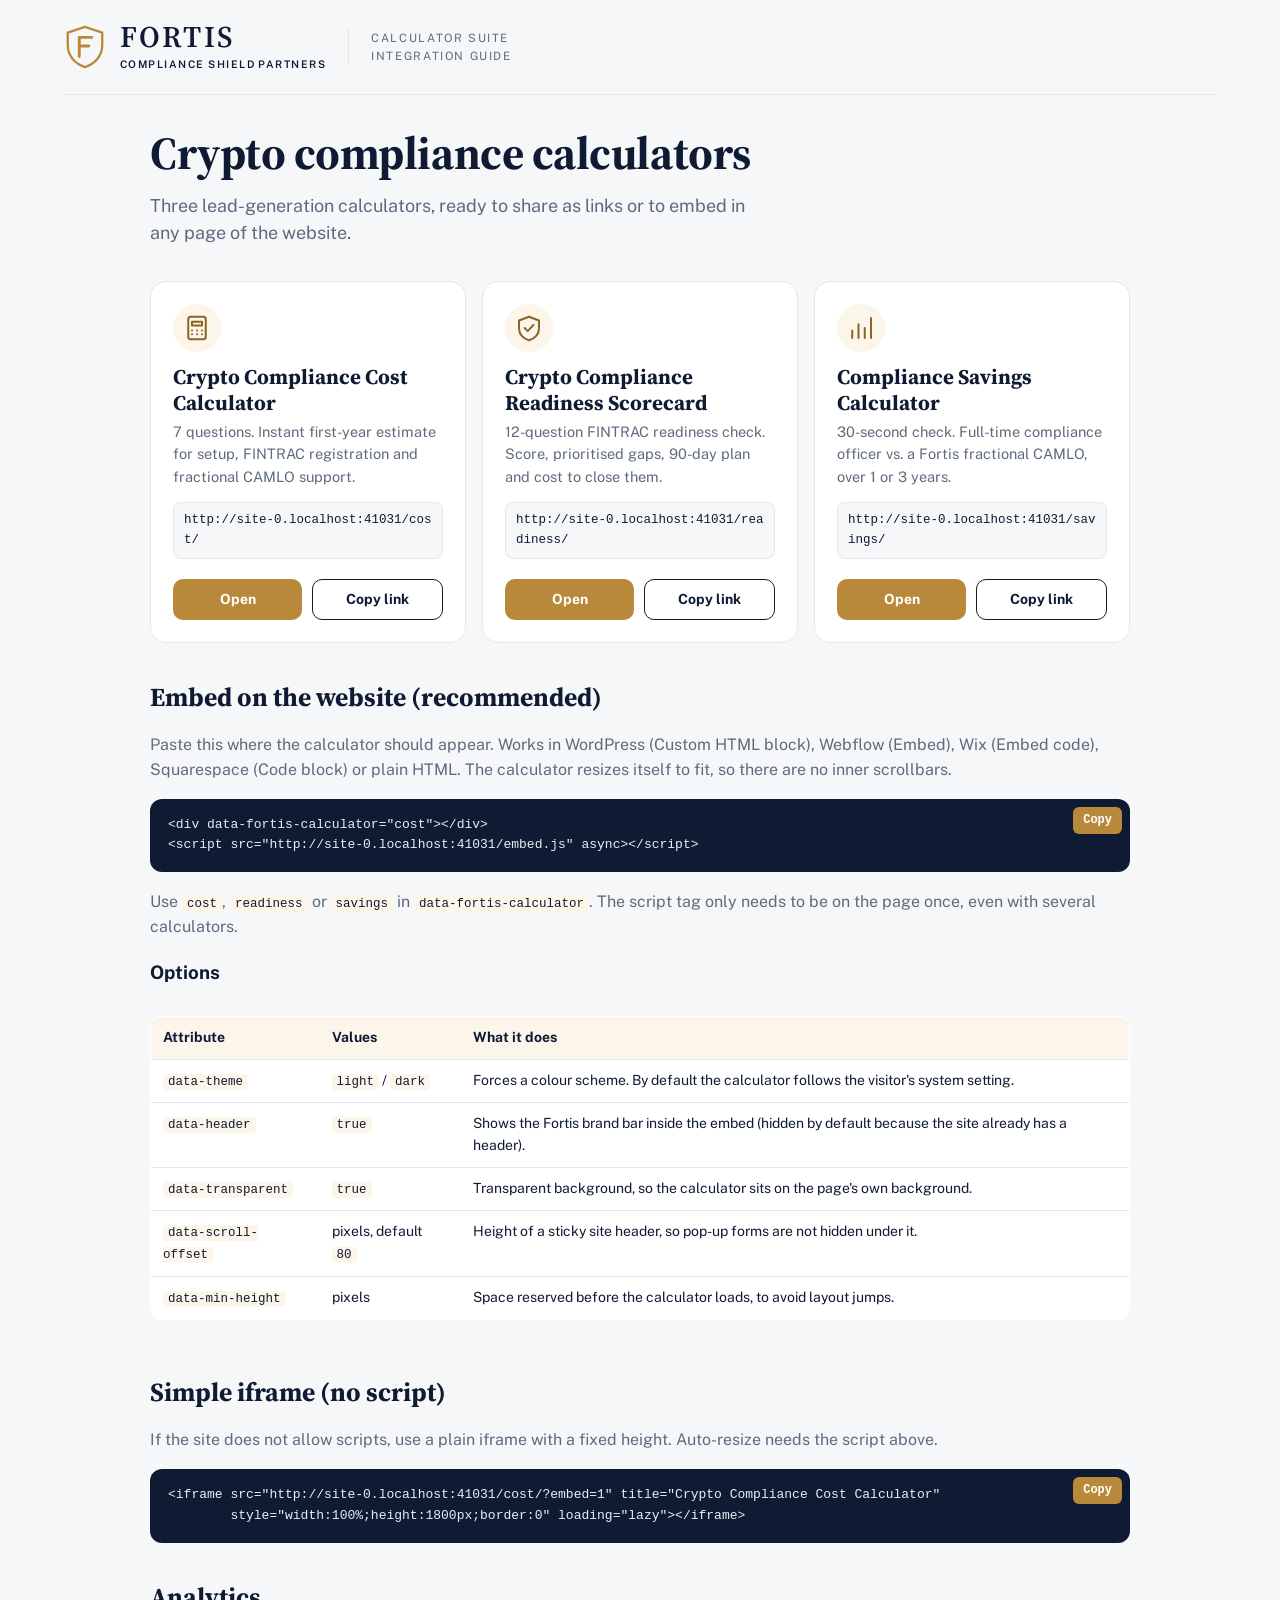
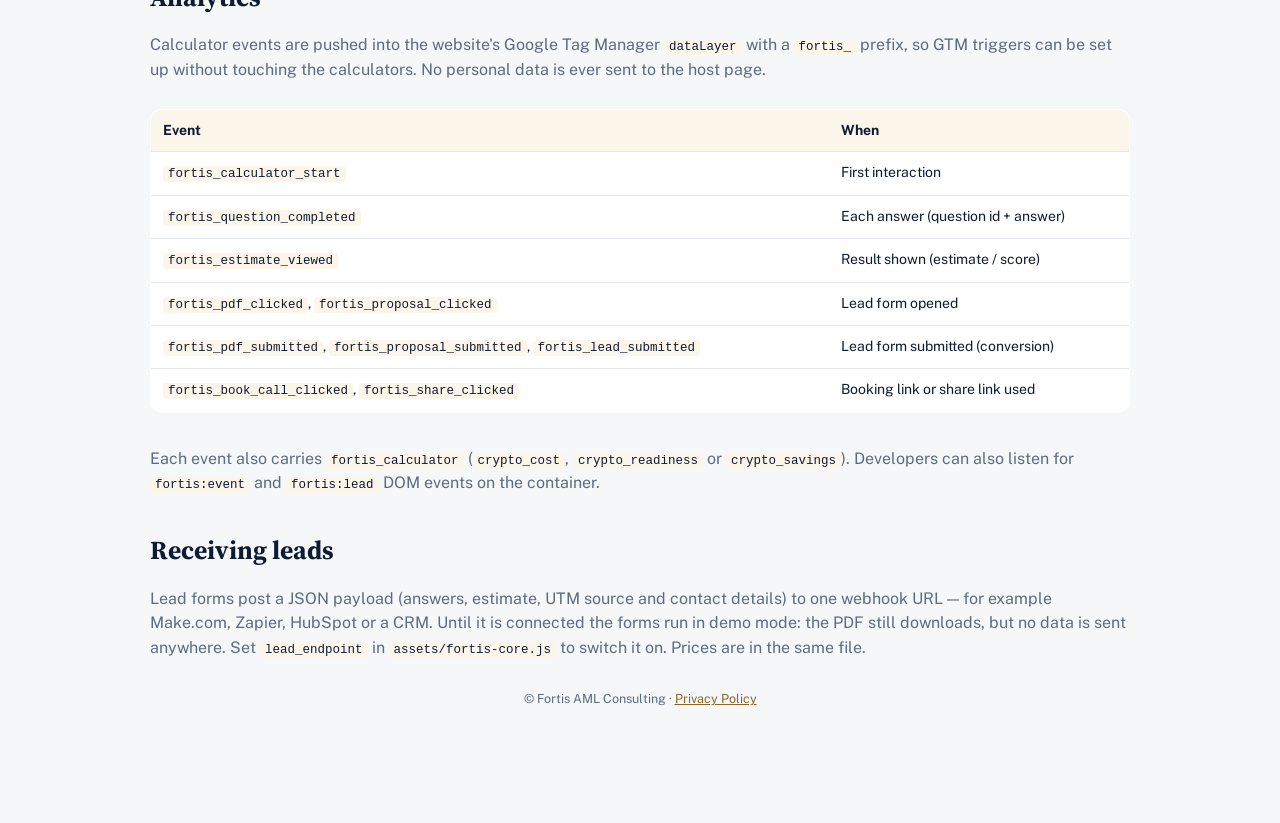
<file: index.html>
<!DOCTYPE html>
<html lang="en">
<head>
<meta charset="utf-8">
<meta name="viewport" content="width=device-width, initial-scale=1">
<title>Fortis Calculators – Integration Guide</title>
<meta name="description" content="Three crypto compliance calculators for Fortis AML Consulting, with links and embed code for the website.">
<meta name="robots" content="noindex">
<link rel="icon" href="assets/favicon.svg" type="image/svg+xml">
<link rel="preconnect" href="https://fonts.googleapis.com">
<link rel="preconnect" href="https://fonts.gstatic.com" crossorigin>
<link href="https://fonts.googleapis.com/css2?family=Public+Sans:wght@400;500;600;700&family=Source+Serif+4:opsz,wght@8..60,600;8..60,700&display=swap" rel="stylesheet">
<link rel="stylesheet" href="assets/fortis.css">
<style>
.guide{max-width:980px;margin:0 auto}
.guide .qhero .lede{margin:0}
.cards{display:grid;grid-template-columns:repeat(3,minmax(0,1fr));gap:16px;margin:8px 0 34px}
@media (max-width:860px){.cards{grid-template-columns:1fr}}
.card{background:var(--card);border:1px solid var(--line);border-radius:16px;padding:22px;display:flex;flex-direction:column}
.card .tc{width:48px;height:48px;border-radius:50%;background:var(--gold-tint);color:var(--gold-ink);display:grid;place-items:center;margin-bottom:12px}
.card h2{font-family:var(--serif);font-size:21px;margin:0 0 6px;line-height:1.2}
.card p{margin:0 0 14px;color:var(--muted);font-size:14.5px;flex:1}
.card .url{font-family:ui-monospace,SFMono-Regular,Consolas,monospace;font-size:12.5px;background:var(--bg);border:1px solid var(--line);border-radius:8px;padding:8px 10px;word-break:break-all;margin-bottom:10px}
.card .row-btns .btn{font-size:14px}
h2.sec-h{font-family:var(--serif);font-size:26px;margin:34px 0 8px}
.guide>p,.guide li{color:var(--muted)}
.guide li{margin:4px 0}
pre{position:relative;background:#0F1B33;color:#E9EEF5;border-radius:12px;padding:16px 18px;overflow-x:auto;font-size:13px;line-height:1.6;margin:10px 0 18px}
pre code{font-family:ui-monospace,SFMono-Regular,Consolas,monospace;white-space:pre}
pre .cp{position:absolute;top:8px;right:8px;background:#B8893B;color:#fff;border:0;border-radius:6px;padding:4px 10px;font-size:12px;font-weight:700;cursor:pointer}
table{width:100%;border-collapse:collapse;font-size:14px;background:var(--card);border:1px solid var(--line);border-radius:12px;overflow:hidden;margin:10px 0 18px}
th,td{text-align:left;padding:10px 12px;border-top:1px solid var(--line);vertical-align:top}
th{background:var(--gold-tint);border-top:0;font-weight:700}
td code,p code,li code{font-family:ui-monospace,SFMono-Regular,Consolas,monospace;font-size:12.5px;background:var(--gold-tint);padding:1px 5px;border-radius:4px;color:var(--ink)}
.tbl{overflow-x:auto}
</style>
</head>
<body>
<div class="wrap">
  <header class="brandbar">
    <a class="logo" href="https://fortisamlconsulting.com/" target="_blank" rel="noopener" aria-label="Fortis AML Consulting home">
      <svg viewBox="0 0 48 48" aria-hidden="true"><path d="M24 3 6 9v13c0 11.5 7.7 19.7 18 23 10.3-3.3 18-11.5 18-23V9z" fill="none" stroke="#B8893B" stroke-width="2.4"/><path d="M18 14h13M18 14v20M18 23h10" fill="none" stroke="#B8893B" stroke-width="3" stroke-linecap="round"/></svg>
      <div><div class="w1">FORTIS</div><div class="w2">COMPLIANCE SHIELD PARTNERS</div></div>
    </a>
    <div class="tagline">CALCULATOR SUITE<br>INTEGRATION GUIDE</div>
  </header>

  <main class="guide">
    <section class="qhero" style="text-align:left">
      <h1 style="font-size:clamp(30px,4.6vw,46px)">Crypto compliance calculators</h1>
      <p class="lede">Three lead-generation calculators, ready to share as links or to embed in any page of the website.</p>
    </section>

    <div class="cards" id="cards"></div>

    <h2 class="sec-h">Embed on the website (recommended)</h2>
    <p>Paste this where the calculator should appear. Works in WordPress (Custom HTML block), Webflow (Embed), Wix (Embed code), Squarespace (Code block) or plain HTML. The calculator resizes itself to fit, so there are no inner scrollbars.</p>
    <pre><button class="cp" type="button">Copy</button><code id="snipEmbed"></code></pre>
    <p>Use <code>cost</code>, <code>readiness</code> or <code>savings</code> in <code>data-fortis-calculator</code>. The script tag only needs to be on the page once, even with several calculators.</p>

    <h3>Options</h3>
    <div class="tbl"><table>
      <tr><th>Attribute</th><th>Values</th><th>What it does</th></tr>
      <tr><td><code>data-theme</code></td><td><code>light</code> / <code>dark</code></td><td>Forces a colour scheme. By default the calculator follows the visitor's system setting.</td></tr>
      <tr><td><code>data-header</code></td><td><code>true</code></td><td>Shows the Fortis brand bar inside the embed (hidden by default because the site already has a header).</td></tr>
      <tr><td><code>data-transparent</code></td><td><code>true</code></td><td>Transparent background, so the calculator sits on the page's own background.</td></tr>
      <tr><td><code>data-scroll-offset</code></td><td>pixels, default <code>80</code></td><td>Height of a sticky site header, so pop-up forms are not hidden under it.</td></tr>
      <tr><td><code>data-min-height</code></td><td>pixels</td><td>Space reserved before the calculator loads, to avoid layout jumps.</td></tr>
    </table></div>

    <h2 class="sec-h">Simple iframe (no script)</h2>
    <p>If the site does not allow scripts, use a plain iframe with a fixed height. Auto-resize needs the script above.</p>
    <pre><button class="cp" type="button">Copy</button><code id="snipFrame"></code></pre>

    <h2 class="sec-h">Analytics</h2>
    <p>Calculator events are pushed into the website's Google Tag Manager <code>dataLayer</code> with a <code>fortis_</code> prefix, so GTM triggers can be set up without touching the calculators. No personal data is ever sent to the host page.</p>
    <div class="tbl"><table>
      <tr><th>Event</th><th>When</th></tr>
      <tr><td><code>fortis_calculator_start</code></td><td>First interaction</td></tr>
      <tr><td><code>fortis_question_completed</code></td><td>Each answer (question id + answer)</td></tr>
      <tr><td><code>fortis_estimate_viewed</code></td><td>Result shown (estimate / score)</td></tr>
      <tr><td><code>fortis_pdf_clicked</code>, <code>fortis_proposal_clicked</code></td><td>Lead form opened</td></tr>
      <tr><td><code>fortis_pdf_submitted</code>, <code>fortis_proposal_submitted</code>, <code>fortis_lead_submitted</code></td><td>Lead form submitted (conversion)</td></tr>
      <tr><td><code>fortis_book_call_clicked</code>, <code>fortis_share_clicked</code></td><td>Booking link or share link used</td></tr>
    </table></div>
    <p>Each event also carries <code>fortis_calculator</code> (<code>crypto_cost</code>, <code>crypto_readiness</code> or <code>crypto_savings</code>). Developers can also listen for <code>fortis:event</code> and <code>fortis:lead</code> DOM events on the container.</p>

    <h2 class="sec-h">Receiving leads</h2>
    <p>Lead forms post a JSON payload (answers, estimate, UTM source and contact details) to one webhook URL — for example Make.com, Zapier, HubSpot or a CRM. Until it is connected the forms run in demo mode: the PDF still downloads, but no data is sent anywhere. Set <code>lead_endpoint</code> in <code>assets/fortis-core.js</code> to switch it on. Prices are in the same file.</p>
  </main>
  <p class="foot">© Fortis AML Consulting · <a href="https://fortisamlconsulting.com/privacy-policy/" target="_blank" rel="noopener">Privacy Policy</a></p>
</div>
<div class="toast" id="toast" role="status" aria-live="polite"></div>
<script src="assets/fortis-core.js"></script>
<script>
(function(){
var F=Fortis,base=location.origin+location.pathname.replace(/index\.html$/,"");
var CALCS=[
  {id:"cost",name:"Crypto Compliance Cost Calculator",desc:"7 questions. Instant first-year estimate for setup, FINTRAC registration and fractional CAMLO support.",icon:'<rect x="5" y="3" width="14" height="18" rx="2"/><path d="M8 7h8v3H8zM8 14h.01M12 14h.01M16 14h.01M8 17h.01M12 17h.01M16 17h.01"/>'},
  {id:"readiness",name:"Crypto Compliance Readiness Scorecard",desc:"12-question FINTRAC readiness check. Score, prioritised gaps, 90-day plan and cost to close them.",icon:'<path d="M12 3 4 6v6c0 5 3.4 8.4 8 9.8 4.6-1.4 8-4.8 8-9.8V6z"/><path d="m8.5 12 2.5 2.5 4.5-5"/>'},
  {id:"savings",name:"Compliance Savings Calculator",desc:"30-second check. Full-time compliance officer vs. a Fortis fractional CAMLO, over 1 or 3 years.",icon:'<path d="M5 20v-6M10 20V9M15 20v-8M20 20V4"/>'}
];
document.getElementById("cards").innerHTML=CALCS.map(function(c){var u=base+c.id+"/";return '<div class="card"><div class="tc"><svg class="ic" viewBox="0 0 24 24" aria-hidden="true">'+c.icon+'</svg></div><h2>'+c.name+'</h2><p>'+c.desc+'</p><div class="url">'+u+'</div><div class="row-btns"><a class="btn btn-gold" href="'+u+'" target="_blank" rel="noopener">Open</a><button class="btn btn-line" type="button" data-copy="'+u+'">Copy link</button></div></div>'}).join("");
document.getElementById("snipEmbed").textContent='<div data-fortis-calculator="cost"></div>\n<script src="'+base+'embed.js" async><\/script>';
document.getElementById("snipFrame").textContent='<iframe src="'+base+'cost/?embed=1" title="Crypto Compliance Cost Calculator"\n        style="width:100%;height:1800px;border:0" loading="lazy"></iframe>';
document.addEventListener("click",function(e){
  var b=e.target.closest("[data-copy],.cp");if(!b)return;
  var t=b.hasAttribute("data-copy")?b.getAttribute("data-copy"):b.parentNode.querySelector("code").textContent;
  F.copy(t).then(function(){F.toast("Copied")},function(){F.toast("Could not copy")});
});
})();
</script>
</body>
</html>
</file>
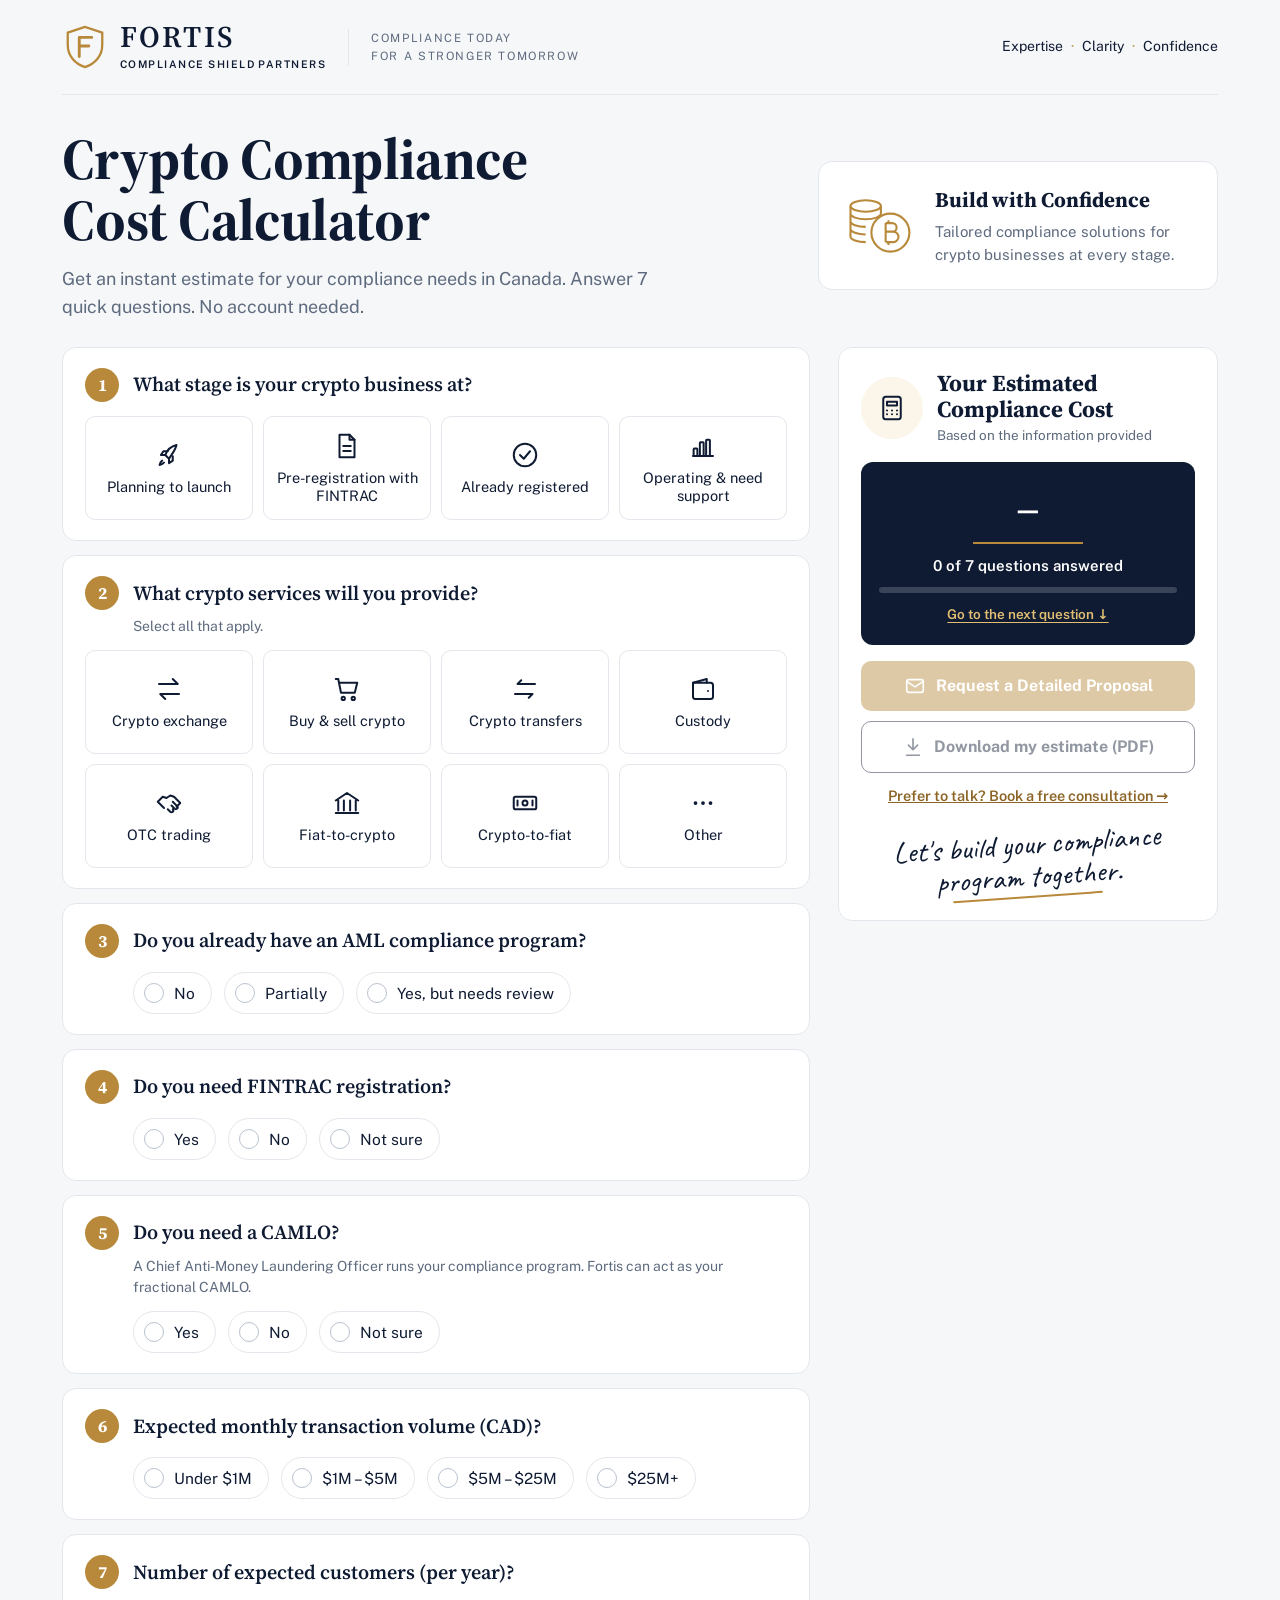
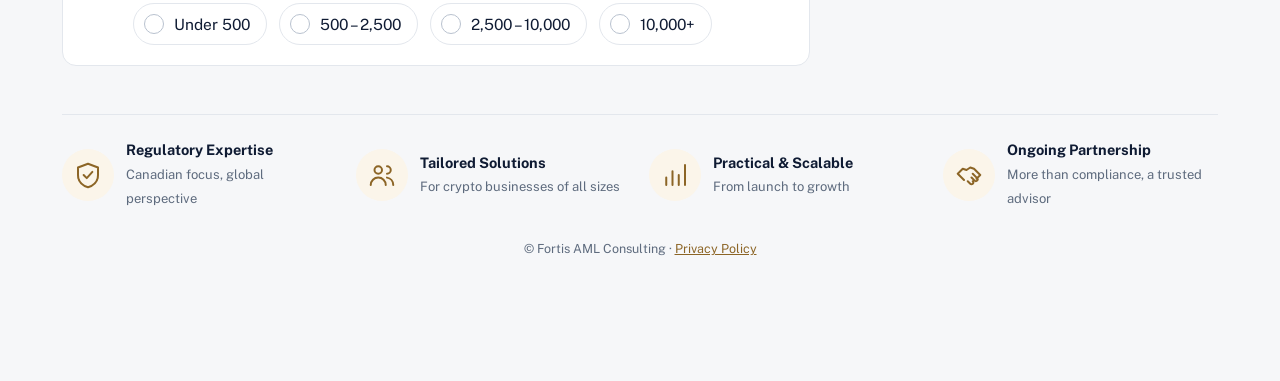
<file: cost/index.html>
<!DOCTYPE html>
<html lang="en">
<head>
<meta charset="utf-8">
<meta name="viewport" content="width=device-width, initial-scale=1, viewport-fit=cover">
<title>Crypto Compliance Cost Calculator Canada | Fortis AML Consulting</title>
<meta name="description" content="Get an instant estimate of your crypto compliance costs in Canada: FINTRAC registration, AML program setup and fractional CAMLO support. Free calculator by Fortis.">
<meta name="theme-color" content="#0F1B33">
<meta name="robots" content="noindex">
<meta property="og:type" content="website">
<meta property="og:title" content="Crypto Compliance Cost Calculator | Fortis">
<meta property="og:description" content="Instant estimate of FINTRAC registration, AML program setup and fractional CAMLO costs in Canada. 7 quick questions.">
<meta property="og:site_name" content="Fortis AML Consulting">
<meta name="twitter:card" content="summary">
<link rel="icon" href="../assets/favicon.svg" type="image/svg+xml">
<link rel="preconnect" href="https://fonts.googleapis.com">
<link rel="preconnect" href="https://fonts.gstatic.com" crossorigin>
<link rel="preconnect" href="https://cdnjs.cloudflare.com" crossorigin>
<link href="https://fonts.googleapis.com/css2?family=Public+Sans:wght@400;500;600;700&family=Source+Serif+4:opsz,wght@8..60,600;8..60,700&family=Caveat:wght@500&display=swap" rel="stylesheet">
<link rel="stylesheet" href="../assets/fortis.css">
<script src="../assets/fortis-core.js"></script>
</head>
<body class="p-cost">
<div class="wrap">
  <header class="brandbar">
    <a class="logo" href="https://fortisamlconsulting.com/" target="_blank" rel="noopener" aria-label="Fortis AML Consulting home">
      <svg viewBox="0 0 48 48" aria-hidden="true"><path d="M24 3 6 9v13c0 11.5 7.7 19.7 18 23 10.3-3.3 18-11.5 18-23V9z" fill="none" stroke="#B8893B" stroke-width="2.4"/><path d="M18 14h13M18 14v20M18 23h10" fill="none" stroke="#B8893B" stroke-width="3" stroke-linecap="round"/></svg>
      <div><div class="w1">FORTIS</div><div class="w2">COMPLIANCE SHIELD PARTNERS</div></div>
    </a>
    <div class="tagline">COMPLIANCE TODAY<br>FOR A STRONGER TOMORROW</div>
    <div class="values">Expertise<span>·</span>Clarity<span>·</span>Confidence</div>
  </header>

  <section class="hero">
    <div>
      <h1>Crypto Compliance Cost Calculator</h1>
      <p class="lede">Get an instant estimate for your compliance needs in Canada. Answer 7 quick questions. No account needed.</p>
    </div>
    <div class="hero-card">
      <svg viewBox="0 0 80 80" aria-hidden="true" fill="none" stroke="currentColor" stroke-width="2.2"><ellipse cx="26" cy="20" rx="16" ry="6"/><path d="M10 20v8c0 3.3 7.2 6 16 6s16-2.7 16-6v-8M10 28v8c0 3.3 7.2 6 16 6M10 36v8c0 3.3 7.2 6 16 6M10 44v8c0 3.3 7.2 6 16 6"/><circle cx="52" cy="48" r="20"/><path d="M47 38v20M47 38h7a4.5 4.5 0 0 1 0 9h-7h8a5 5 0 0 1 0 11h-8M50 35v3M50 58v3"/></svg>
      <div><h2>Build with Confidence</h2><p>Tailored compliance solutions for crypto businesses at every stage.</p></div>
    </div>
  </section>

  <main class="grid">
    <form id="questions" onsubmit="return false">
      <section class="q" data-q="stage">
        <div class="q-head"><span class="badge" aria-hidden="true"><span class="n">1</span><svg class="tick" viewBox="0 0 24 24" fill="none" stroke="currentColor" stroke-width="3" stroke-linecap="round" stroke-linejoin="round"><path d="m5 12 5 5 9-10"/></svg></span><h2 id="t-stage">What stage is your crypto business at?</h2></div>
        <div class="tiles" role="radiogroup" aria-labelledby="t-stage" id="o-stage"></div>
      </section>

      <section class="q" data-q="services">
        <div class="q-head"><span class="badge" aria-hidden="true"><span class="n">2</span><svg class="tick" viewBox="0 0 24 24" fill="none" stroke="currentColor" stroke-width="3" stroke-linecap="round" stroke-linejoin="round"><path d="m5 12 5 5 9-10"/></svg></span><h2 id="t-services">What crypto services will you provide?</h2></div>
        <p class="sub">Select all that apply.</p>
        <div class="tiles" role="group" aria-labelledby="t-services" id="o-services"></div>
        <div class="other-txt" id="otherBox"><label style="display:block"><span style="display:block;font-size:13.5px;font-weight:600;margin-bottom:5px">Please describe your other service</span><input class="txt" id="otherTxt" maxlength="120" placeholder="e.g. crypto ATMs, staking, payment gateway"></label></div>
      </section>

      <section class="q" data-q="program">
        <div class="q-head"><span class="badge" aria-hidden="true"><span class="n">3</span><svg class="tick" viewBox="0 0 24 24" fill="none" stroke="currentColor" stroke-width="3" stroke-linecap="round" stroke-linejoin="round"><path d="m5 12 5 5 9-10"/></svg></span><h2 id="t-program">Do you already have an AML compliance program?</h2></div>
        <div class="radios" role="radiogroup" aria-labelledby="t-program" id="o-program"></div>
      </section>

      <section class="q" data-q="registration">
        <div class="q-head"><span class="badge" aria-hidden="true"><span class="n">4</span><svg class="tick" viewBox="0 0 24 24" fill="none" stroke="currentColor" stroke-width="3" stroke-linecap="round" stroke-linejoin="round"><path d="m5 12 5 5 9-10"/></svg></span><h2 id="t-registration">Do you need FINTRAC registration?</h2></div>
        <div class="radios" role="radiogroup" aria-labelledby="t-registration" id="o-registration"></div>
      </section>

      <section class="q" data-q="camlo">
        <div class="q-head"><span class="badge" aria-hidden="true"><span class="n">5</span><svg class="tick" viewBox="0 0 24 24" fill="none" stroke="currentColor" stroke-width="3" stroke-linecap="round" stroke-linejoin="round"><path d="m5 12 5 5 9-10"/></svg></span><h2 id="t-camlo">Do you need a CAMLO?</h2></div>
        <p class="sub">A Chief Anti-Money Laundering Officer runs your compliance program. Fortis can act as your fractional CAMLO.</p>
        <div class="radios" role="radiogroup" aria-labelledby="t-camlo" id="o-camlo"></div>
      </section>

      <section class="q" data-q="volume">
        <div class="q-head"><span class="badge" aria-hidden="true"><span class="n">6</span><svg class="tick" viewBox="0 0 24 24" fill="none" stroke="currentColor" stroke-width="3" stroke-linecap="round" stroke-linejoin="round"><path d="m5 12 5 5 9-10"/></svg></span><h2 id="t-volume">Expected monthly transaction volume (CAD)?</h2></div>
        <div class="radios" role="radiogroup" aria-labelledby="t-volume" id="o-volume"></div>
      </section>

      <section class="q" data-q="customers">
        <div class="q-head"><span class="badge" aria-hidden="true"><span class="n">7</span><svg class="tick" viewBox="0 0 24 24" fill="none" stroke="currentColor" stroke-width="3" stroke-linecap="round" stroke-linejoin="round"><path d="m5 12 5 5 9-10"/></svg></span><h2 id="t-customers">Number of expected customers (per year)?</h2></div>
        <div class="radios" role="radiogroup" aria-labelledby="t-customers" id="o-customers"></div>
      </section>

      <section class="addons" id="addons" hidden>
        <h2>Already operating? Optional services</h2>
        <p>Add any services you are interested in. These are scoped for your business and priced in your detailed proposal.</p>
        <div class="checks" id="o-addons"></div>
        <div class="extra-q">
          <label class="check"><input type="checkbox" id="outsource" name="outsource"><span>I want my whole compliance function fully outsourced</span></label>
        </div>
      </section>
    </form>

    <aside class="panel" id="estimate" aria-labelledby="estTitle">
      <div class="p-head">
        <div class="circ"><svg class="ic" viewBox="0 0 24 24" aria-hidden="true"><rect x="5" y="3" width="14" height="18" rx="2"/><path d="M8 7h8v3H8zM8 14h.01M12 14h.01M16 14h.01M8 17h.01M12 17h.01M16 17h.01"/></svg></div>
        <div><h2 id="estTitle">Your Estimated Compliance Cost</h2><p>Based on the information provided</p></div>
      </div>
      <div class="hero-num" aria-live="polite" aria-atomic="true">
        <span class="from hide" id="bigFrom">Starting from</span>
        <div class="n" id="bigNum">–</div>
        <div class="rule"></div>
        <div class="l" id="bigLbl">Answer all 7 questions</div>
        <div class="progress" id="progWrap" role="progressbar" aria-label="Questions answered" aria-valuemin="0" aria-valuemax="7" aria-valuenow="0"><i id="prog"></i></div>
        <button class="next-q" type="button" id="btnNextQ">Go to the next question ↓</button>
      </div>

      <div id="resultBody" class="hide">
        <div class="lineitem">
          <svg viewBox="0 0 24 24" fill="none" stroke="currentColor" stroke-width="1.6" stroke-linecap="round" stroke-linejoin="round" aria-hidden="true"><path d="M14 3H6v18h12V7z"/><path d="M14 3v4h4M9 12h6M9 16h6"/></svg>
          <div><h3>Initial Compliance Setup</h3><div class="v" id="vSetup"></div><div class="s" id="sSetup"></div></div>
        </div>
        <div class="lineitem">
          <svg viewBox="0 0 24 24" fill="none" stroke="currentColor" stroke-width="1.6" stroke-linecap="round" stroke-linejoin="round" aria-hidden="true"><circle cx="12" cy="8" r="4"/><path d="M4 21a8 8 0 0 1 16 0"/></svg>
          <div><h3 id="hMonthly">Fractional CAMLO &amp; Ongoing Support</h3><div class="v" id="vMonthly"></div><div class="s" id="sMonthly"></div></div>
        </div>
        <div class="lineitem">
          <svg viewBox="0 0 24 24" fill="none" stroke="currentColor" stroke-width="1.6" stroke-linecap="round" stroke-linejoin="round" aria-hidden="true"><rect x="3" y="5" width="18" height="16" rx="2"/><path d="M3 10h18M8 3v4M16 3v4M9 15h.01M15 15h.01"/></svg>
          <div><h3>Estimated First-Year Total</h3><div class="v" id="vYear"></div><div class="s">setup + 12 months of support, + applicable taxes</div></div>
        </div>
        <details class="incl" id="inclBox">
          <summary>What is included?</summary>
          <p class="save-note" id="saveNote"></p>
          <ul id="inclList"></ul>
        </details>
        <p class="disc">This estimate is based on the information provided and is for planning purposes only. Final pricing depends on your business model, products and services, transaction volumes, jurisdictions, customer risk profile, technology environment and overall regulatory complexity. Applicable taxes are additional.</p>
      </div>

      <button class="btn btn-gold" id="btnProposal" type="button" aria-disabled="true">
        <svg viewBox="0 0 24 24" fill="none" stroke="currentColor" stroke-width="1.8" stroke-linecap="round" stroke-linejoin="round" aria-hidden="true"><rect x="3" y="5" width="18" height="14" rx="2"/><path d="m3 7 9 6 9-6"/></svg>
        Request a Detailed Proposal
      </button>
      <button class="btn btn-line" id="btnPdf" type="button" aria-disabled="true" data-pdf>
        <svg viewBox="0 0 24 24" fill="none" stroke="currentColor" stroke-width="1.8" stroke-linecap="round" stroke-linejoin="round" aria-hidden="true"><path d="M12 3v12M7 10l5 5 5-5M5 21h14"/></svg>
        Download my estimate (PDF)
      </button>
      <div class="row-btns hide" id="rowBtns">
        <button class="btn btn-line" type="button" id="btnShare">Copy link</button>
        <button class="btn btn-line" type="button" id="btnReset">Start over</button>
      </div>
      <a class="link-cta" href="https://fortisamlconsulting.com/contact-us/" target="_blank" rel="noopener" data-ev="book_call_clicked">Prefer to talk? Book a free consultation →</a>
      <div class="sign" aria-hidden="true">Let's build your compliance program together.</div>
      <div class="sign-line"></div>
    </aside>
  </main>

  <section class="trust">
    <div><span class="tc"><svg class="ic" viewBox="0 0 24 24" aria-hidden="true"><path d="M12 3 4 6v6c0 5 3.4 8.4 8 9.8 4.6-1.4 8-4.8 8-9.8V6z"/><path d="m8.5 12 2.5 2.5 4.5-5"/></svg></span><p style="margin:0"><b>Regulatory Expertise</b><span>Canadian focus, global perspective</span></p></div>
    <div><span class="tc"><svg class="ic" viewBox="0 0 24 24" aria-hidden="true"><circle cx="9" cy="8" r="3"/><path d="M3 20a6 6 0 0 1 12 0M16 11a3 3 0 1 0 0-6M21 20a6 6 0 0 0-5-5.9"/></svg></span><p style="margin:0"><b>Tailored Solutions</b><span>For crypto businesses of all sizes</span></p></div>
    <div><span class="tc"><svg class="ic" viewBox="0 0 24 24" aria-hidden="true"><path d="M5 20v-6M10 20V9M15 20v-8M20 20V4"/></svg></span><p style="margin:0"><b>Practical &amp; Scalable</b><span>From launch to growth</span></p></div>
    <div><span class="tc"><svg class="ic" viewBox="0 0 24 24" aria-hidden="true"><path d="m11 17 2 2a1.4 1.4 0 0 0 2-2M14 14l2.5 2.5a1.4 1.4 0 0 0 2-2L15 11M3 11l4-4 3 1 3-2 3 1 5 5-3 3M3 11l5 5"/></svg></span><p style="margin:0"><b>Ongoing Partnership</b><span>More than compliance, a trusted advisor</span></p></div>
  </section>
  <p class="foot">© Fortis AML Consulting · <a href="https://fortisamlconsulting.com/privacy-policy/" target="_blank" rel="noopener">Privacy Policy</a></p>
</div>

<div class="mbar" id="mbar">
  <div><div class="a" id="mA">Answer all 7 questions</div><div class="b" id="mB">–</div></div>
  <a href="#estimate" id="mLink">View estimate</a>
</div>

<!-- Lead modal -->
<div class="modal" id="modal" role="dialog" aria-modal="true" aria-labelledby="mTitle">
  <div class="sheet">
    <button class="x" type="button" data-close aria-label="Close">×</button>
    <div id="formState">
      <h2 id="mTitle">Request a Detailed Proposal</h2>
      <p class="intro" id="mIntro">A Fortis compliance expert will review your answers and send a tailored proposal.</p>
      <div class="summary-mini" id="mSummary"></div>
      <form id="leadForm" novalidate>
        <div class="frow">
          <div class="f"><label for="fFirst">First name *</label><input class="txt" id="fFirst" autocomplete="given-name" maxlength="80"><div class="err"></div></div>
          <div class="f"><label for="fLast">Last name *</label><input class="txt" id="fLast" autocomplete="family-name" maxlength="80"><div class="err"></div></div>
        </div>
        <div class="f"><label for="fCompany">Company name *</label><input class="txt" id="fCompany" autocomplete="organization" maxlength="160"><div class="err"></div></div>
        <div class="f"><label for="fEmail">Work email *</label><input class="txt" id="fEmail" type="email" autocomplete="email" maxlength="160"><div class="err"></div></div>
        <div class="frow full-only">
          <div class="f"><label for="fPhone">Phone (optional)</label><input class="txt" id="fPhone" type="tel" autocomplete="tel" maxlength="40"><div class="err"></div></div>
          <div class="f"><label for="fWeb">Website (optional)</label><input class="txt" id="fWeb" type="url" autocomplete="url" placeholder="https://" maxlength="200"><div class="err"></div></div>
        </div>
        <div class="f full-only"><label for="fProv">Country / province *</label>
          <select class="txt" id="fProv">
            <option value="">Select…</option>
            <option>Canada – Alberta</option><option>Canada – British Columbia</option><option>Canada – Manitoba</option><option>Canada – New Brunswick</option><option>Canada – Newfoundland and Labrador</option><option>Canada – Nova Scotia</option><option>Canada – Ontario</option><option>Canada – Prince Edward Island</option><option>Canada – Quebec</option><option>Canada – Saskatchewan</option><option>Canada – Territories</option><option>Outside Canada</option>
          </select><div class="err"></div></div>
        <div class="f full-only"><label for="fNote">Anything we should know? (optional)</label><textarea class="txt" id="fNote" rows="3" maxlength="1000"></textarea><div class="err"></div></div>
        <div class="f"><label class="consent"><input type="checkbox" id="fConsent"><span>I agree to be contacted by Fortis about this request. See our <a href="https://fortisamlconsulting.com/privacy-policy/" target="_blank" rel="noopener">Privacy Policy</a>. *</span></label><div class="err"></div></div>
        <input type="text" id="fHp" class="hp" tabindex="-1" autocomplete="off" aria-hidden="true">
        <button class="btn btn-gold" type="submit" id="fSubmit">Send my request</button>
      </form>
    </div>
    <div id="doneState" class="done-state hide">
      <svg viewBox="0 0 24 24" fill="none" stroke="currentColor" stroke-width="1.6" stroke-linecap="round" stroke-linejoin="round" aria-hidden="true"><circle cx="12" cy="12" r="9"/><path d="m8 12 3 3 5-6"/></svg>
      <h2 id="doneTitle">Thank you!</h2>
      <p class="intro" id="doneText">Your request is on its way. A Fortis expert will contact you within one business day.</p>
      <a class="btn btn-gold" href="https://fortisamlconsulting.com/contact-us/" target="_blank" rel="noopener" data-ev="book_call_clicked">Book a call now</a>
      <button class="btn btn-line" type="button" data-close>Back to the calculator</button>
      <p class="demo" id="demoNote"></p>
    </div>
  </div>
</div>
<div class="toast" id="toast" role="status" aria-live="polite"></div>

<script>
(function(){
"use strict";
var F=Fortis,CONFIG=F.CONFIG,$=F.$,fmt=F.fmt,esc=F.esc;
F.init("crypto_cost");

/* ================= QUESTIONS ================= */
var I={
  rocket:'<path d="M12 15l-3-3c1.5-4 4.5-7 9-8-1 4.5-4 7.5-6 11z"/><path d="M9 12H5.5l2-3H11M12 15v3.5l3-2V13M6.5 16.5C5 17.5 4.5 20 4.5 20s2.5-.5 3.5-2"/>',
  doc:'<path d="M14 3H6v18h12V7z"/><path d="M14 3v4h4M9 12h6M9 16h6"/>',
  check:'<circle cx="12" cy="12" r="9"/><path d="m8 12 3 3 5-6"/>',
  chart:'<path d="M4 20h16"/><rect x="14.5" y="7" width="3" height="13" rx=".5"/><rect x="9.5" y="9" width="3" height="11" rx=".5"/><rect x="4.5" y="14" width="3" height="6" rx=".5"/>',
  swap:'<path d="M4 8h15l-4-4M20 16H5l4 4"/>',
  cart:'<path d="M3 4h2l2.2 11h11l2-8H6.2"/><circle cx="9" cy="19.5" r="1.3"/><circle cx="17" cy="19.5" r="1.3"/>',
  transfer:'<path d="M20 8H6l3-3M4 16h14l-3 3"/>',
  wallet:'<path d="M4 7h14a2 2 0 0 1 2 2v9a2 2 0 0 1-2 2H6a2 2 0 0 1-2-2z"/><path d="M4 7l11-3v3M16 13.5h.01"/>',
  shake:'<path d="m11 17 2 2a1.4 1.4 0 0 0 2-2M14 14l2.5 2.5a1.4 1.4 0 0 0 2-2L15 11M3 11l4-4 3 1 3-2 3 1 5 5-3 3M3 11l5 5"/>',
  bank:'<path d="M3 10l9-6 9 6M5 10v8M9.5 10v8M14.5 10v8M19 10v8M3 20h18"/>',
  cash:'<rect x="3" y="7" width="18" height="10" rx="1.5"/><circle cx="12" cy="12" r="2"/><path d="M6 10v4M18 10v4"/>',
  dots:'<path d="M6 12h.01M12 12h.01M18 12h.01" stroke-width="3"/>'
};
var Q={
  stage:{type:"tile",h:"st",opts:[["planning","Planning to launch","rocket"],["prereg","Pre-registration with FINTRAC","doc"],["registered","Already registered","check"],["operating","Operating & need support","chart"]]},
  services:{type:"multi",h:"sv",opts:[["exchange","Crypto exchange","swap"],["buy_sell","Buy & sell crypto","cart"],["transfers","Crypto transfers","transfer"],["custody","Custody","wallet"],["otc","OTC trading","shake"],["fiat_to_crypto","Fiat-to-crypto","bank"],["crypto_to_fiat","Crypto-to-fiat","cash"],["other","Other","dots"]]},
  program:{type:"radio",h:"pr",opts:[["none","No"],["partial","Partially"],["review","Yes, but needs review"]]},
  registration:{type:"radio",h:"rg",opts:[["yes","Yes"],["no","No"],["not_sure","Not sure"]]},
  camlo:{type:"radio",h:"cm",opts:[["yes","Yes"],["no","No"],["not_sure","Not sure"]]},
  volume:{type:"radio",h:"vo",opts:[["under_1m","Under $1M"],["1m_5m","$1M – $5M"],["5m_25m","$5M – $25M"],["25m_plus","$25M+"]]},
  customers:{type:"radio",h:"cu",opts:[["under_500","Under 500"],["500_2500","500 – 2,500"],["2500_10000","2,500 – 10,000"],["10000_plus","10,000+"]]}
};
var ORDER=["stage","services","program","registration","camlo","volume","customers"];
var state={services:[],addons:[]};

function svg(n){return '<svg class="ic" viewBox="0 0 24 24" aria-hidden="true">'+I[n]+'</svg>'}
ORDER.forEach(function(k){
  var box=$("o-"+k),q=Q[k];
  q.opts.forEach(function(o){
    var l=document.createElement("label");
    if(q.type==="radio"){l.className="radio";l.innerHTML='<input type="radio" name="'+k+'" value="'+o[0]+'"><span>'+esc(o[1])+'</span>'}
    else{l.className="tile";l.innerHTML='<input type="'+(q.type==="multi"?"checkbox":"radio")+'" name="'+k+'" value="'+o[0]+'"><span class="face">'+svg(o[2])+'<span>'+esc(o[1])+'</span></span>'}
    box.appendChild(l);
  });
});
CONFIG.addons.forEach(function(a){
  var l=document.createElement("label");l.className="check";
  l.innerHTML='<input type="checkbox" name="addons" value="'+a.id+'"><span>'+esc(a.name)+'</span>';
  $("o-addons").appendChild(l);
});

function labelOf(k,v){var o=Q[k].opts.filter(function(x){return x[0]===v})[0];return o?o[1]:v}
function isDone(k){return Q[k].type==="multi"?state[k].length>0:!!state[k]}

/* ================= PRICING LOGIC ================= */
function calc(s){
  var C=CONFIG,items=[],setup=0,usedPackage=false,quoted=[],notes=[];
  var operating=(s.stage==="registered"||s.stage==="operating");
  var regNeeded=(s.registration==="yes"||s.registration==="not_sure");
  var risky=s.services.filter(function(x){return C.higher_risk_services.indexOf(x)>=0}).length;
  var has=function(x){return s.services.indexOf(x)>=0};

  if(s.program==="none"){
    usedPackage=true;
  } else if(s.program==="partial"){
    items=["assessment","policies","ewra","kyt"];
    if(has("transfers"))items.push("travel");
    if(has("custody")||has("otc"))items.push("clientrisk");
    if(regNeeded)items.push("registration");
    var sum=items.reduce(function(t,k){return t+C.setup[k].price},0);
    if(sum>=C.package.price){usedPackage=true;notes.push("The services you need would cost "+fmt(sum)+" separately. The complete package covers them and more for "+fmt(C.package.price)+", so we recommend it.");items=[]}
  } else {
    items.push("assessment");
    if(regNeeded)items.push("registration");
    if(s.addons.indexOf("gap")<0)quoted.push("Compliance Gap Assessment (recommended)");
  }
  setup=usedPackage?C.package.price:items.reduce(function(t,k){return t+C.setup[k].price},0);
  s.addons.forEach(function(a){var x=C.addons.filter(function(z){return z.id===a})[0];if(x)quoted.push(x.name)});

  var tierKey,
      big=(s.volume==="5m_25m"||s.volume==="25m_plus"||s.customers==="2500_10000"||s.customers==="10000_plus"||has("custody")||has("otc")||risky>=2),
      mid=(s.volume==="1m_5m"||s.customers==="500_2500");
  if(s.outsource)tierKey="outsourced";
  else if(s.camlo==="yes"||s.camlo==="not_sure")tierKey=big?"full":(mid?"enhanced":"camlo");
  else tierKey="advisory";
  var tier=C.monthly[tierKey];
  var why=[];
  if(tierKey==="full"){if(s.volume==="5m_25m"||s.volume==="25m_plus")why.push("monthly volume");if(s.customers==="2500_10000"||s.customers==="10000_plus")why.push("customer count");if(has("custody")||has("otc"))why.push("custody / OTC services");if(risky>=2&&!why.length)why.push("higher-risk services")}

  var pkgValue=C.package.includes.reduce(function(t,k){return t+C.setup[k].price},0);
  return {usedPackage:usedPackage,items:items,setup:setup,tierKey:tierKey,tier:tier,tierWhy:why,
    monthly:tier.price,year:setup+tier.price*12,quoted:quoted,notes:notes,
    pkgValue:pkgValue,regNeeded:regNeeded,operating:operating};
}

/* ================= STATE ================= */
var started=false,shownEstimate=false,last=null;
function read(){
  ORDER.forEach(function(k){
    if(Q[k].type==="multi")state[k]=[].slice.call(document.querySelectorAll('input[name="'+k+'"]:checked')).map(function(i){return i.value});
    else{var e=document.querySelector('input[name="'+k+'"]:checked');state[k]=e?e.value:null}
  });
  state.addons=[].slice.call(document.querySelectorAll('input[name="addons"]:checked')).map(function(i){return i.value});
  state.outsource=$("outsource").checked;
  state.other_text=$("otherTxt").value.trim();
}
function answered(){return ORDER.filter(isDone).length}
function hashStr(){
  var h=new URLSearchParams();
  ORDER.forEach(function(k){var v=state[k];if(Q[k].type==="multi"?v.length:v)h.set(Q[k].h,Q[k].type==="multi"?v.join(","):v)});
  if(state.addons.length)h.set("ad",state.addons.join(","));
  if(state.outsource)h.set("os","1");
  return h.toString();
}
function applyHash(){
  var h=new URLSearchParams(location.hash.slice(1)),any=false;
  ORDER.forEach(function(k){
    var v=h.get(Q[k].h);if(!v)return;any=true;
    v.split(",").forEach(function(x){var el=document.querySelector('input[name="'+k+'"][value="'+CSS.escape(x)+'"]');if(el)el.checked=true});
  });
  var ad=h.get("ad");if(ad)ad.split(",").forEach(function(x){var el=document.querySelector('input[name="addons"][value="'+CSS.escape(x)+'"]');if(el)el.checked=true});
  if(h.get("os")==="1")$("outsource").checked=true;
  return any;
}
var hashT;
function writeHash(){clearTimeout(hashT);hashT=setTimeout(function(){try{var s=hashStr();history.replaceState(null,"",s?"#"+s:location.pathname+location.search)}catch(e){}},250)}

/* ================= RENDER ================= */
function setEnabled(id,on){var b=$(id);b.setAttribute("aria-disabled",on?"false":"true");b.classList.toggle("is-off",!on);b.style.opacity=on?"":".45"}
function render(){
  read();
  ORDER.forEach(function(k){var q=document.querySelector('.q[data-q="'+k+'"]'),d=isDone(k);q.classList.toggle("done",d);if(d)q.classList.remove("missing")});
  $("otherBox").classList.toggle("show",state.services.indexOf("other")>=0);
  var op=(state.stage==="registered"||state.stage==="operating");
  $("addons").hidden=!op;
  if(!op){document.querySelectorAll('#addons input').forEach(function(i){i.checked=false});state.addons=[];state.outsource=false}

  var n=answered(),complete=n===ORDER.length;
  $("prog").style.width=(n/ORDER.length*100)+"%";$("progWrap").setAttribute("aria-valuenow",n);
  $("progWrap").classList.toggle("hide",complete);$("btnNextQ").classList.toggle("hide",complete);
  setEnabled("btnProposal",complete);setEnabled("btnPdf",complete);
  $("resultBody").classList.toggle("hide",!complete);
  $("rowBtns").classList.toggle("hide",n===0);
  writeHash();

  if(!complete){
    var big=$("bigNum");big._v=null;big.textContent="–";$("bigFrom").classList.add("hide");
    $("bigLbl").textContent=n+" of 7 questions answered";
    $("mA").textContent=n+" of 7 answered";$("mB").textContent="–";
    last=null;return;
  }
  var r=calc(state);last=r;
  if(!shownEstimate){shownEstimate=true;F.track("estimate_viewed",{first_year:r.year,setup:r.setup,support:r.tierKey})}
  var from=r.tier.from?"From ":"";
  $("bigFrom").classList.toggle("hide",!r.tier.from);
  F.countTo($("bigNum"),r.year,function(v){return fmt(v)});
  $("bigLbl").textContent="First-year estimate (CAD)";
  $("vSetup").textContent=fmt(r.setup)+" CAD";
  $("sSetup").textContent=r.usedPackage?CONFIG.package.name+" (policies, risk assessments, frameworks"+(r.regNeeded?", registration":"")+")":(state.program==="review"?"Regulatory assessment"+(r.regNeeded?" + registration":"")+"; review services quoted separately":"Targeted build for the gaps in your program");
  $("hMonthly").textContent=r.tierKey==="advisory"?"Ongoing Compliance Advisory":(r.tierKey==="outsourced"?"Outsourced Compliance Function":"Fractional CAMLO & Ongoing Support");
  $("vMonthly").textContent=from+fmt(r.monthly)+" CAD / month";
  $("sMonthly").textContent=r.tier.name+(r.tierWhy.length?" – based on your "+r.tierWhy.join(", "):"");
  $("vYear").textContent=from+fmt(r.year)+" CAD";

  var list=[];
  if(r.usedPackage){
    list.push("<li><b>"+esc(CONFIG.package.name)+"</b> – "+fmt(CONFIG.package.price)+" package price</li>");
    CONFIG.package.includes.forEach(function(k){if(k==="registration"&&!r.regNeeded)return;list.push("<li>"+esc(CONFIG.setup[k].name)+"</li>")});
    $("saveNote").textContent="Bought separately, these services would cost about "+fmt(r.pkgValue)+". The package saves you "+fmt(r.pkgValue-CONFIG.package.price)+".";
  } else {
    r.items.forEach(function(k){list.push("<li>"+esc(CONFIG.setup[k].name)+" – "+fmt(CONFIG.setup[k].price)+"</li>")});
    $("saveNote").textContent="";
  }
  list.push("<li><b>"+esc(r.tier.name)+"</b> – "+from+fmt(r.monthly)+"/month</li>");
  r.quoted.forEach(function(q){list.push("<li>"+esc(q)+" <span>– quoted in your proposal</span></li>")});
  r.notes.forEach(function(q){list.push("<li><span>"+esc(q)+"</span></li>")});
  $("inclList").innerHTML=list.join("");
  $("mA").textContent="First-year estimate";$("mB").textContent=from+fmt(r.year);
}

$("questions").addEventListener("change",function(e){
  if(!started){started=true;F.track("calculator_start")}
  var q=e.target.closest(".q");
  if(q)F.track("question_completed",{question:q.getAttribute("data-q"),answer:e.target.value});
  render();
  // On small screens, guide the user to the next unanswered question after a single-choice answer
  if(q&&e.target.type==="radio"&&window.innerWidth<980&&answered()<ORDER.length){
    var nx=firstMissing();if(nx&&nx.getBoundingClientRect().top>window.innerHeight*0.75)F.scrollIntoView(nx);
  }
});
$("otherTxt").addEventListener("input",read);
function firstMissing(){var k=ORDER.filter(function(k){return !isDone(k)})[0];return k?document.querySelector('.q[data-q="'+k+'"]'):null}
function nudge(){
  ORDER.forEach(function(k){if(!isDone(k))document.querySelector('.q[data-q="'+k+'"]').classList.add("missing")});
  var m=firstMissing();if(m){F.scrollIntoView(m);var i=m.querySelector("input");if(i)i.focus({preventScroll:true})}
  F.toast("Please answer all 7 questions to see your estimate.");
}
$("btnNextQ").addEventListener("click",function(){var m=firstMissing();if(m){F.scrollIntoView(m);var i=m.querySelector("input");if(i)i.focus({preventScroll:true})}});
$("mLink").addEventListener("click",function(e){e.preventDefault();if(last)F.scrollIntoView($("estimate"));else{var m=firstMissing();if(m)F.scrollIntoView(m)}});
$("btnReset").addEventListener("click",function(){
  $("questions").reset();$("otherTxt").value="";shownEstimate=false;
  document.querySelectorAll(".q").forEach(function(q){q.classList.remove("missing")});
  render();F.scrollIntoView(document.querySelector('.q[data-q="stage"]'));F.track("reset_clicked");
});
$("btnShare").addEventListener("click",function(){F.copy(F.shareUrl(hashStr())).then(function(){F.toast("Link copied")},function(){F.toast("Could not copy the link")});F.track("share_clicked")});

/* ================= PAYLOAD ================= */
function payload(lead,intent){
  var r=last;
  return {
    intent:intent,calculator:"crypto_cost",
    stage:state.stage,crypto_services:state.services,other_service:state.other_text||null,
    aml_program:state.program,fintrac_registration:state.registration,camlo_needed:state.camlo,
    monthly_volume_band:state.volume,customer_band:state.customers,
    already_operating:r.operating,selected_add_ons:state.addons,wants_full_outsourcing:state.outsource,
    recommended_package:r.usedPackage?"complete_crypto_compliance_program":null,
    recommended_setup_services:r.usedPackage?CONFIG.package.includes:r.items,
    recommended_support:r.tierKey,support_price_is_from:!!r.tier.from,
    quoted_separately:r.quoted,
    initial_setup_cad:r.setup,monthly_support_cad:r.monthly,first_year_estimate_cad:r.year,
    share_url:F.shareUrl(hashStr()),pricing_version:CONFIG.pricing_version,timestamp:new Date().toISOString(),
    source:F.source(),lead:lead
  };
}

/* ================= PDF ================= */
function buildPdf(J,lead){
  var P=F.PDF,T=F.pdfText,r=last,doc=new J({unit:"pt",format:"letter"}),W=612,H=792,M=48,y=0;
  F.pdfHeader(doc,"Crypto Compliance Cost Estimate",96);
  y=140;doc.setTextColor.apply(doc,P.navy);doc.setFont("times","bold");doc.setFontSize(24);doc.text("Your Crypto Compliance Cost Estimate",M,y);
  y+=20;doc.setFont("helvetica","normal");doc.setFontSize(10.5);doc.setTextColor.apply(doc,P.muted);
  doc.text(T("Prepared for "+(lead.first+" "+lead.last).trim()+(lead.company?", "+lead.company:"")),M,y);
  y+=22;doc.setFillColor.apply(doc,P.navy);doc.roundedRect(M,y,W-2*M,76,8,8,"F");
  doc.setTextColor(255,255,255);doc.setFont("times","bold");doc.setFontSize(32);
  var from=r.tier.from?"From ":"";
  doc.text(from+fmt(r.year)+" CAD",W/2,y+40,{align:"center"});
  doc.setFont("helvetica","normal");doc.setFontSize(11);doc.text("Estimated first-year total (setup + 12 months of support), before taxes",W/2,y+60,{align:"center"});
  y+=96;
  function row(label,val,sub){
    doc.setTextColor.apply(doc,P.navy);doc.setFont("helvetica","bold");doc.setFontSize(11.5);doc.text(T(label),M,y);
    doc.setFont("times","bold");doc.setFontSize(13);doc.text(T(val),W-M,y,{align:"right"});
    if(sub){y+=14;doc.setFont("helvetica","normal");doc.setFontSize(9.5);doc.setTextColor.apply(doc,P.muted);doc.text(T(sub),M,y)}
    y+=8;doc.setDrawColor.apply(doc,P.line);doc.line(M,y,W-M,y);y+=16;
  }
  row("Initial Compliance Setup",fmt(r.setup)+" CAD",r.usedPackage?CONFIG.package.name+" (package price)":"Targeted setup services");
  row(r.tier.name,from+fmt(r.monthly)+" CAD / month","Ongoing compliance support");
  row("Estimated First-Year Total",from+fmt(r.year)+" CAD","Applicable taxes are additional");
  y+=4;doc.setTextColor.apply(doc,P.gold);doc.setFont("helvetica","bold");doc.setFontSize(10);doc.text("WHAT IS INCLUDED",M,y);y+=16;
  doc.setTextColor.apply(doc,P.navy);doc.setFont("helvetica","normal");doc.setFontSize(10);
  var inc=r.usedPackage?CONFIG.package.includes.filter(function(k){return k!=="registration"||r.regNeeded}).map(function(k){return CONFIG.setup[k].name}):r.items.map(function(k){return CONFIG.setup[k].name+" - "+fmt(CONFIG.setup[k].price)});
  inc.push(r.tier.name+" - "+from+fmt(r.monthly)+"/month");
  r.quoted.forEach(function(q){inc.push(q+" - quoted in proposal")});
  var cw=(W-2*M)/2,half=Math.ceil(inc.length/2),cols=[inc.slice(0,half),inc.slice(half)],yy=[y,y];
  cols.forEach(function(col,ci){col.forEach(function(t){var l=doc.splitTextToSize("•  "+T(t),cw-12);doc.text(l,M+ci*cw,yy[ci]);yy[ci]+=13*l.length+1})});
  y=Math.max(yy[0],yy[1])+12;
  doc.setTextColor.apply(doc,P.gold);doc.setFont("helvetica","bold");doc.setFontSize(10);doc.text("YOUR ANSWERS",M,y);y+=16;
  var ans=[["Business stage",labelOf("stage",state.stage)],["Crypto services",state.services.map(function(v){return labelOf("services",v)}).join(", ")+(state.other_text?" ("+state.other_text+")":"")],["AML program",labelOf("program",state.program)],["FINTRAC registration needed",labelOf("registration",state.registration)],["CAMLO needed",labelOf("camlo",state.camlo)],["Monthly volume",labelOf("volume",state.volume)],["Customers per year",labelOf("customers",state.customers)]];
  if(state.addons.length)ans.push(["Add-on services of interest",state.addons.map(function(a){return CONFIG.addons.filter(function(z){return z.id===a})[0].name}).join(", ")]);
  if(state.outsource)ans.push(["Full outsourcing","Yes"]);
  doc.setFontSize(10);
  ans.forEach(function(a){doc.setFont("helvetica","bold");doc.setTextColor.apply(doc,P.muted);doc.text(a[0],M,y);doc.setFont("helvetica","normal");doc.setTextColor.apply(doc,P.navy);var lines=doc.splitTextToSize(T(a[1]),W-2*M-180);doc.text(lines,M+180,y);y+=13*lines.length+1});
  y+=6;if(y+66>H-58){doc.addPage();F.pdfHeader(doc,"Crypto Compliance Cost Estimate",96);y=130}
  F.pdfCta(doc,y,"Next step: book a free consultation","Get a detailed proposal tailored to your business model.");
  F.pdfFooter(doc,"This estimate is based on the information provided and is for planning purposes only. Final pricing depends on your business model, products and services, transaction volumes, jurisdictions, customer risk profile, technology environment and overall regulatory complexity. Applicable taxes are additional.");
  return doc.output("blob");
}

/* ================= MODAL / LEAD ================= */
var modal=F.modal($("modal")),mode="proposal";
function openModal(m,trigger){
  if(!last){nudge();return}
  mode=m;
  $("formState").classList.remove("hide");$("doneState").classList.add("hide");
  document.querySelectorAll(".full-only").forEach(function(el){el.classList.toggle("hide",m!=="proposal")});
  $("mTitle").textContent=m==="proposal"?"Request a Detailed Proposal":"Get your estimate as a PDF";
  $("mIntro").textContent=m==="proposal"?"A Fortis compliance expert will review your answers and send a tailored proposal.":"Enter your details and your branded estimate will download right away.";
  $("fSubmit").textContent=m==="proposal"?"Send my request":"Download my PDF";
  var from=last.tier.from?"From ":"";
  $("mSummary").innerHTML="Your first-year estimate: <b>"+from+fmt(last.year)+" CAD</b><br>"+fmt(last.setup)+" setup + "+from+fmt(last.monthly)+"/month";
  modal.open(trigger);
  if(m==="pdf")F.loadPdf().catch(function(){});
  F.track(m==="proposal"?"proposal_clicked":"pdf_clicked");
}
$("btnProposal").addEventListener("click",function(e){openModal("proposal",e.currentTarget)});
$("btnPdf").addEventListener("click",function(e){openModal("pdf",e.currentTarget)});

$("leadForm").addEventListener("submit",function(e){
  e.preventDefault();
  if($("fHp").value)return;
  var v=function(id){return $(id).value.trim()},ok=true,first=null;
  function need(id,msg){var bad=!v(id);F.setErr(id,bad?msg:"");if(bad){ok=false;first=first||id}}
  need("fFirst","Please enter your first name.");need("fLast","Please enter your last name.");need("fCompany","Please enter your company name.");
  var em=v("fEmail"),emBad=!F.emailOk(em);F.setErr("fEmail",emBad?"Please enter a valid work email.":"");if(emBad){ok=false;first=first||"fEmail"}
  if(mode==="proposal"){
    need("fProv","Please select your country / province.");
    var w=v("fWeb");var wBad=w&&!/^(https?:\/\/)?[^\s.]+\.[^\s]{2,}$/i.test(w);F.setErr("fWeb",wBad?"Please enter a valid website.":"");if(wBad){ok=false;first=first||"fWeb"}
  }
  var c=$("fConsent").checked;F.setErr("fConsent",c?"":"Please confirm we may contact you.");if(!c){ok=false;first=first||"fConsent"}
  if(!ok){$(first).focus();return}
  var btn=$("fSubmit"),label=btn.textContent;btn.disabled=true;btn.classList.add("busy");btn.textContent=mode==="pdf"?"Preparing your PDF…":"Sending…";
  var full=mode==="proposal";
  var lead={first:v("fFirst"),last:v("fLast"),company:v("fCompany"),email:em,
    phone:full?(v("fPhone")||null):null,website:full?(v("fWeb")||null):null,province:full?(v("fProv")||null):null,note:full?(v("fNote")||null):null,
    company_stage:state.stage,consent:true,consent_text:"I agree to be contacted by Fortis about this request."};
  var sending=F.sendLead(payload(lead,full?"proposal_request":"pdf_download"));
  F.track(full?"proposal_submitted":"pdf_submitted",{first_year:last.year});
  var work=full?Promise.resolve():F.loadPdf().then(function(J){F.download(buildPdf(J,lead),"Fortis-Crypto-Compliance-Estimate"+(lead.company?"-"+F.safeFile(lead.company):"")+".pdf")}).catch(function(){F.toast("The PDF tool did not load. Please check your connection and try again.")});
  work.then(function(){return sending}).then(function(res){
    if(!full){$("doneTitle").textContent="Your estimate is ready";$("doneText").textContent="Check your downloads for the PDF. Want a firm proposal? Book a free call with a Fortis expert."}
    else{$("doneTitle").textContent="Thank you, "+lead.first+"!";$("doneText").textContent="Your request is on its way. A Fortis expert will review your answers and contact you within one business day."}
    $("demoNote").textContent=res.demo?"Demo mode: set lead_endpoint in assets/fortis-core.js to receive these submissions.":(res.ok?"":"We could not send your request automatically. Please use the Book a call button.");
    $("formState").classList.add("hide");$("doneState").classList.remove("hide");
    btn.disabled=false;btn.classList.remove("busy");btn.textContent=label;
    $("doneState").querySelector("a").focus({preventScroll:F.embed});F.sendSize();
  });
});

applyHash();render();
})();
</script>
</body>
</html>
</file>
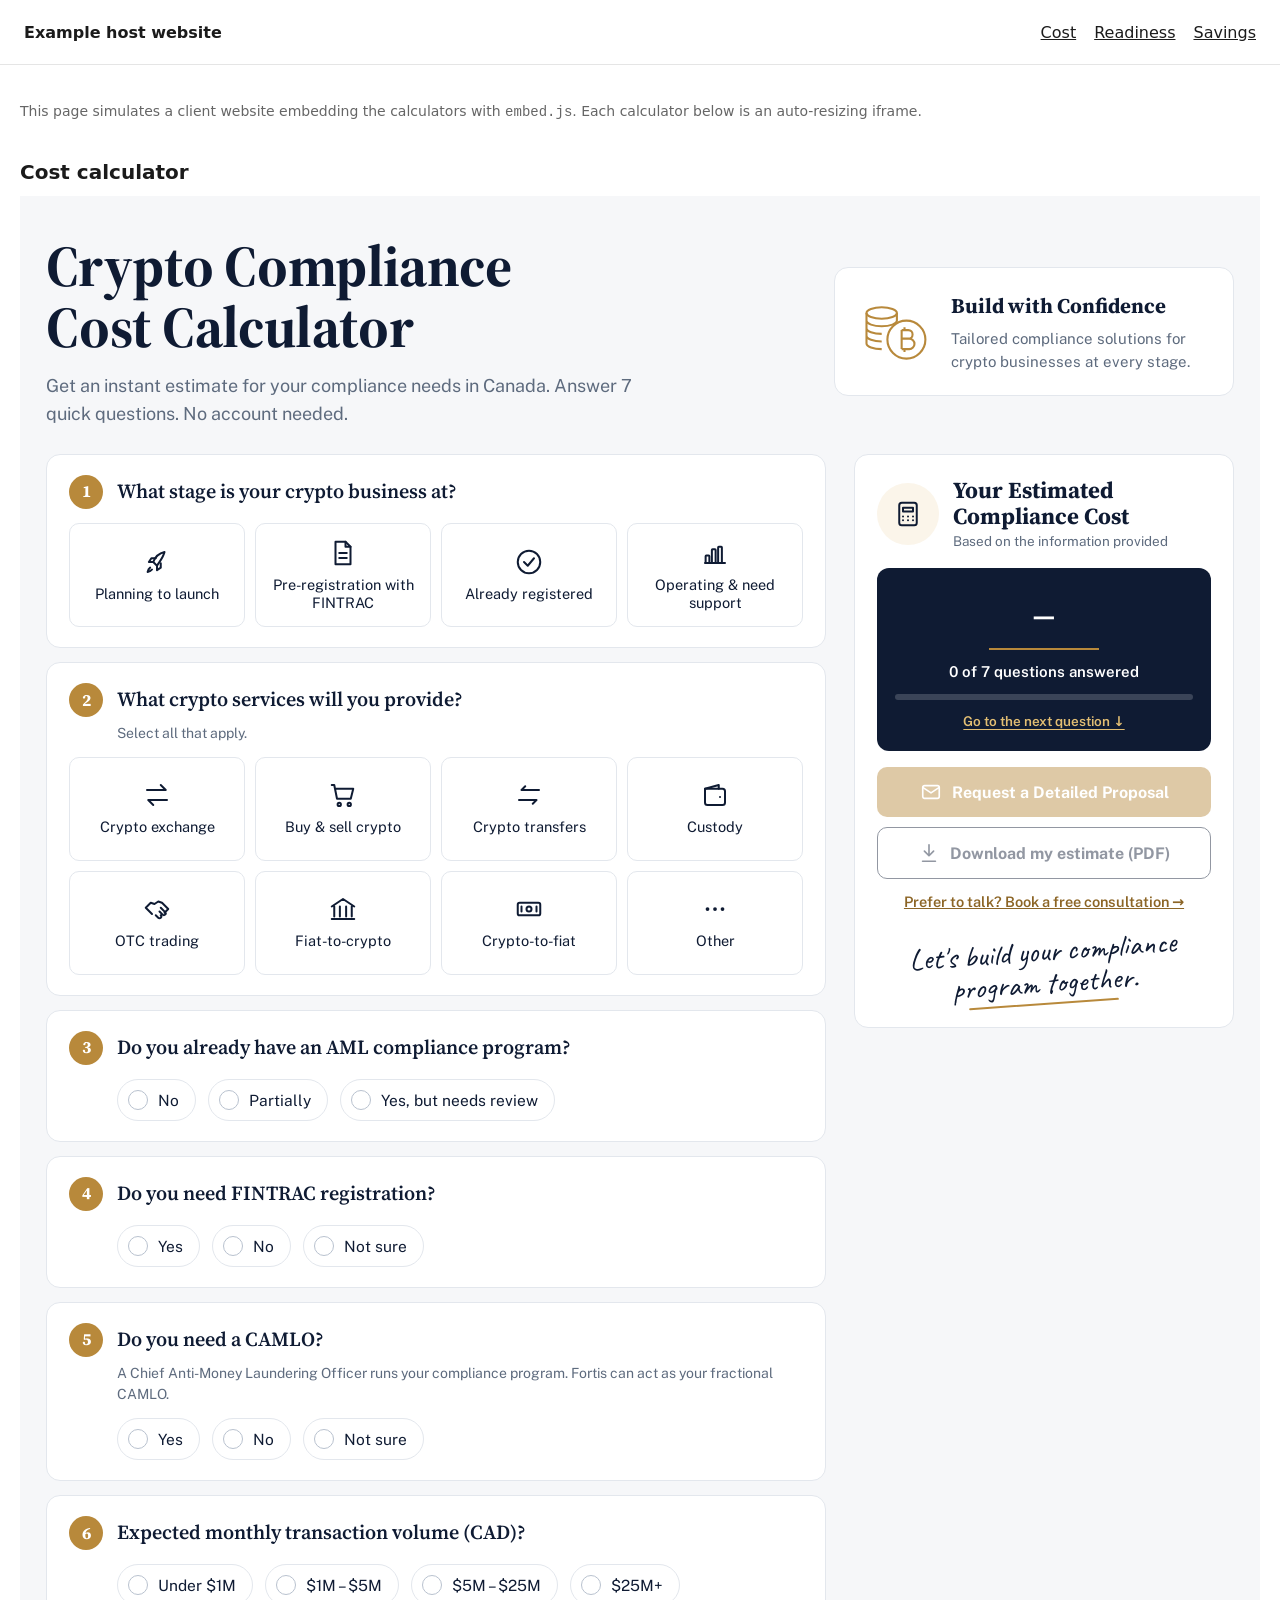
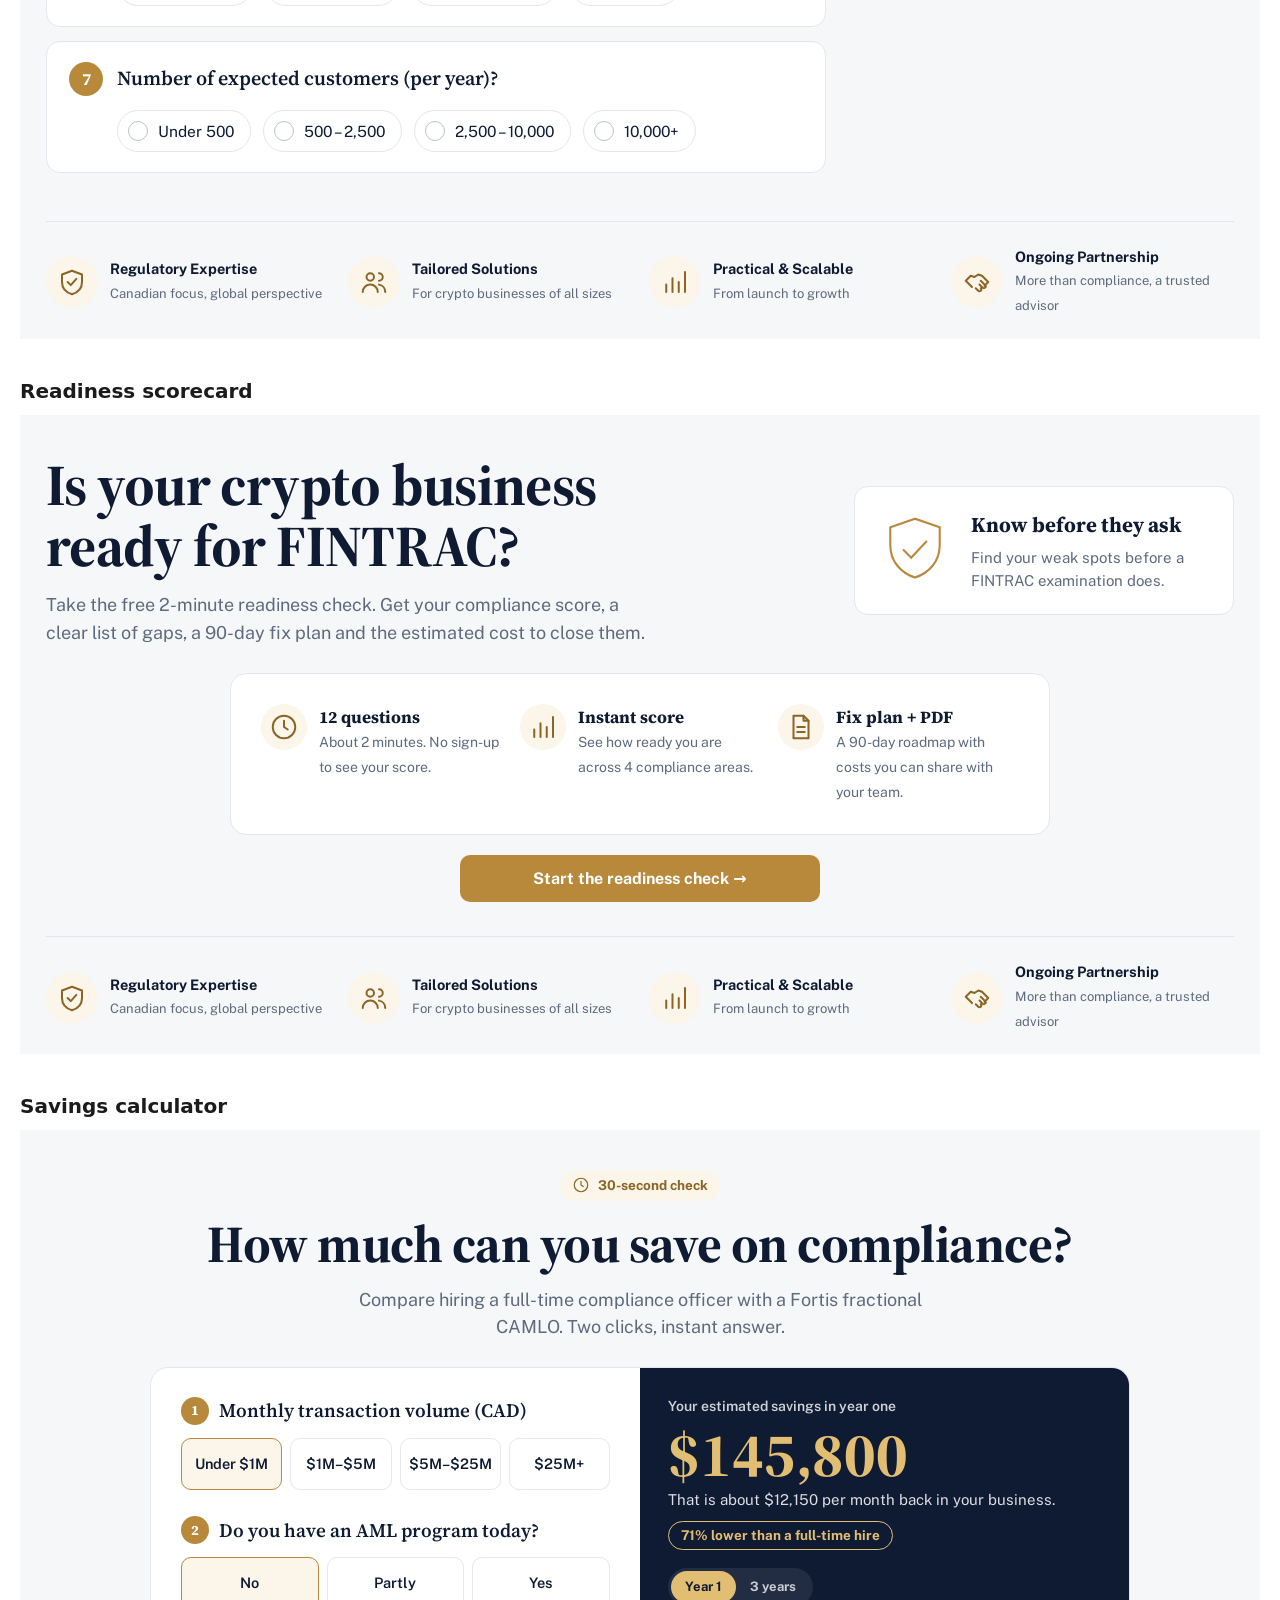
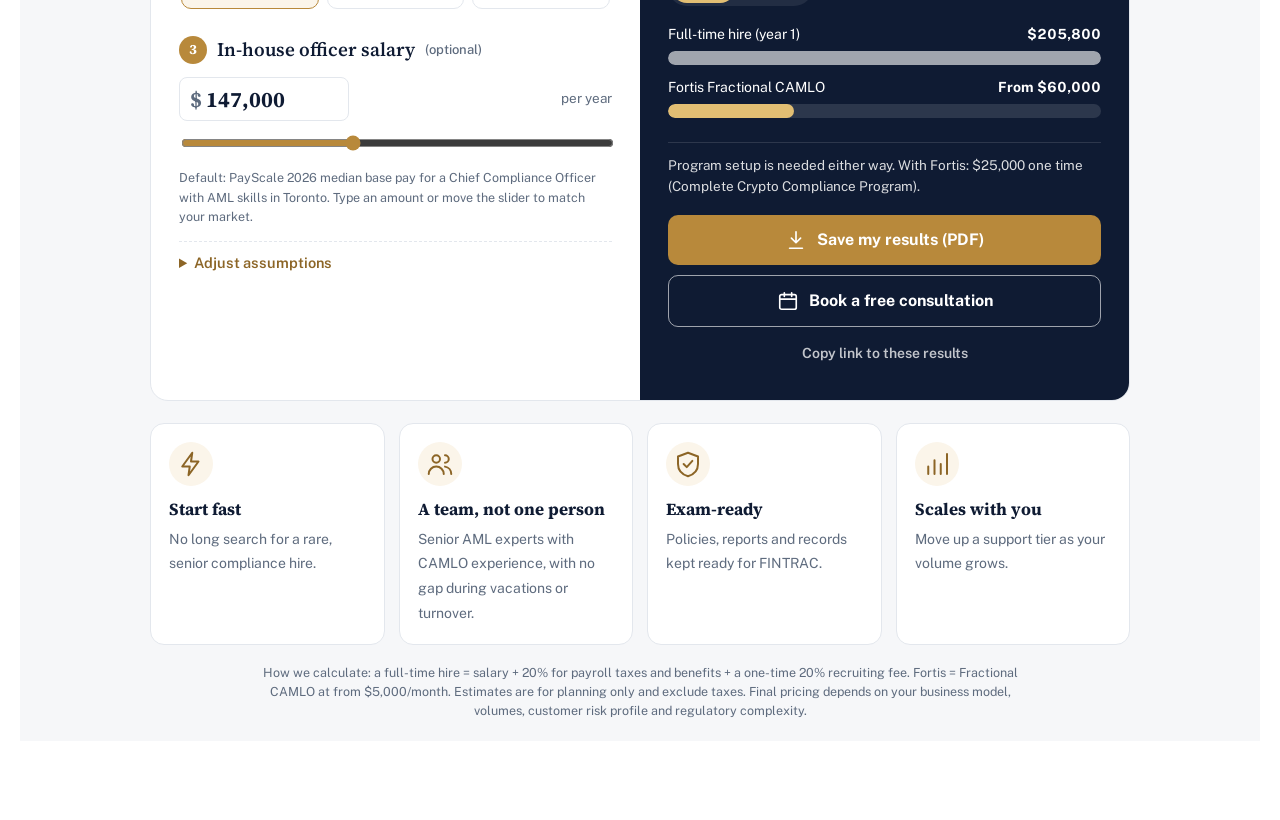
<file: demo/index.html>
<!DOCTYPE html>
<html lang="en">
<head>
<meta charset="utf-8">
<meta name="viewport" content="width=device-width, initial-scale=1">
<title>Embed Demo – Fortis Calculators</title>
<meta name="robots" content="noindex">
<style>
:root{color-scheme:light}
body{margin:0;font-family:system-ui,-apple-system,"Segoe UI",Roboto,Arial,sans-serif;background:#fff;color:#1b1b1b}
.site-head{position:sticky;top:0;z-index:5;height:64px;background:#fff;border-bottom:1px solid #e5e5e5;display:flex;align-items:center;padding:0 24px;font-weight:700}
.site-head nav{margin-left:auto;display:flex;gap:18px;font-weight:500}
.site-head a{color:inherit}
main{max-width:1240px;margin:0 auto;padding:24px 16px 80px}
h2{margin:40px 0 12px;font-size:20px}
p.note{color:#666;font-size:14px}
</style>
</head>
<body>
<header class="site-head">Example host website <nav><a href="#cost">Cost</a><a href="#readiness">Readiness</a><a href="#savings">Savings</a></nav></header>
<main>
  <p class="note">This page simulates a client website embedding the calculators with <code>embed.js</code>. Each calculator below is an auto-resizing iframe.</p>
  <h2 id="cost">Cost calculator</h2>
  <div data-fortis-calculator="cost" data-scroll-offset="72"></div>
  <h2 id="readiness">Readiness scorecard</h2>
  <div data-fortis-calculator="readiness" data-scroll-offset="72"></div>
  <h2 id="savings">Savings calculator</h2>
  <div data-fortis-calculator="savings" data-scroll-offset="72"></div>
</main>
<script src="../embed.js" async></script>
</body>
</html>
</file>
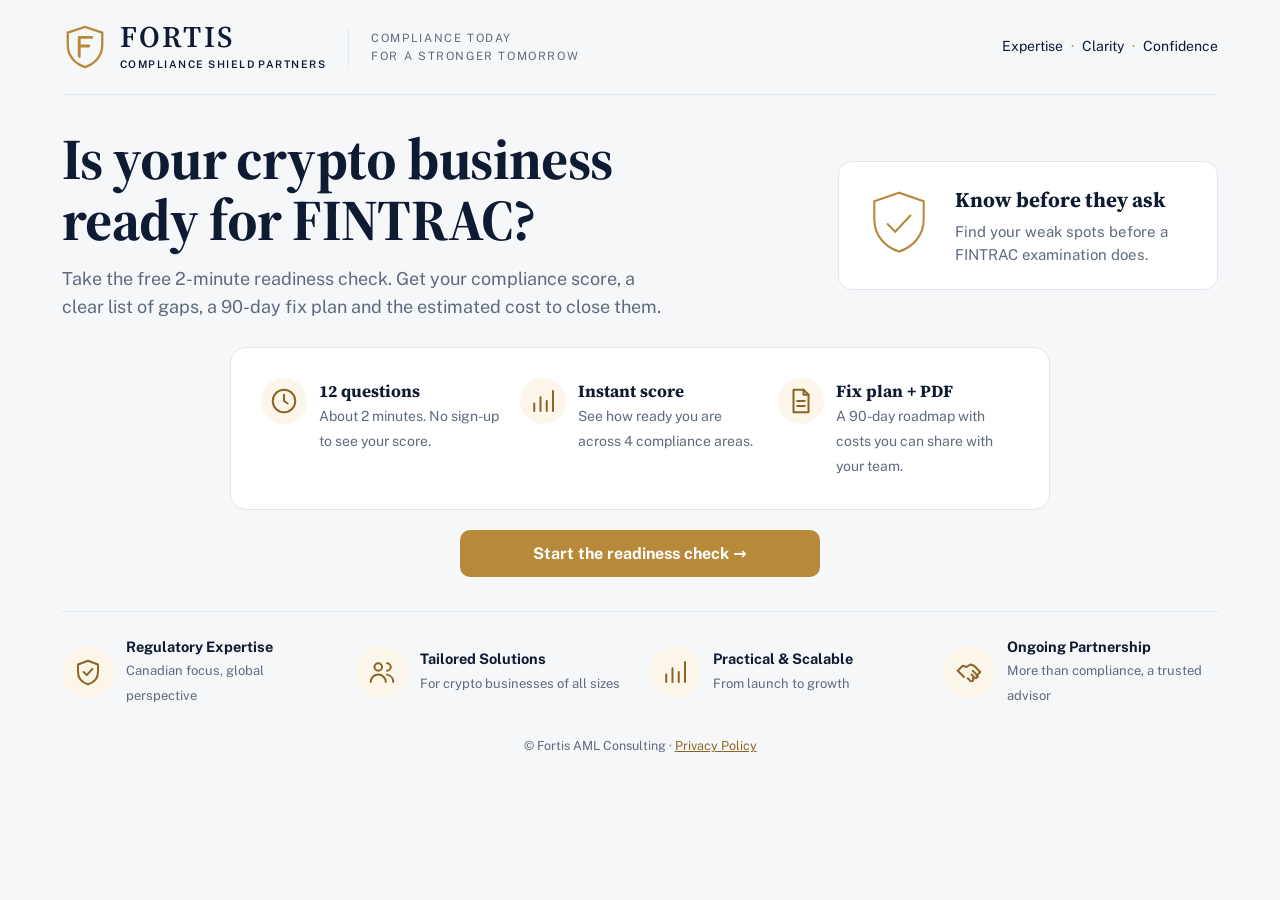
<file: readiness/index.html>
<!DOCTYPE html>
<html lang="en">
<head>
<meta charset="utf-8">
<meta name="viewport" content="width=device-width, initial-scale=1, viewport-fit=cover">
<title>Crypto Compliance Readiness Scorecard | Fortis AML Consulting</title>
<meta name="description" content="Is your crypto business ready for a FINTRAC examination? Take the free 2-minute readiness check and get your score, gaps, 90-day fix plan and cost.">
<meta name="theme-color" content="#0F1B33">
<meta name="robots" content="noindex">
<meta property="og:type" content="website">
<meta property="og:title" content="Is your crypto business ready for FINTRAC? | Fortis">
<meta property="og:description" content="Free 2-minute readiness check: your compliance score, gaps, a 90-day fix plan and the cost to close them.">
<meta property="og:site_name" content="Fortis AML Consulting">
<meta name="twitter:card" content="summary">
<link rel="icon" href="../assets/favicon.svg" type="image/svg+xml">
<link rel="preconnect" href="https://fonts.googleapis.com">
<link rel="preconnect" href="https://fonts.gstatic.com" crossorigin>
<link rel="preconnect" href="https://cdnjs.cloudflare.com" crossorigin>
<link href="https://fonts.googleapis.com/css2?family=Public+Sans:wght@400;500;600;700&family=Source+Serif+4:opsz,wght@8..60,600;8..60,700&display=swap" rel="stylesheet">
<link rel="stylesheet" href="../assets/fortis.css">
<script src="../assets/fortis-core.js"></script>
</head>
<body class="p-readiness">
<div class="wrap">
  <header class="brandbar">
    <a class="logo" href="https://fortisamlconsulting.com/" target="_blank" rel="noopener" aria-label="Fortis AML Consulting home">
      <svg viewBox="0 0 48 48" aria-hidden="true"><path d="M24 3 6 9v13c0 11.5 7.7 19.7 18 23 10.3-3.3 18-11.5 18-23V9z" fill="none" stroke="#B8893B" stroke-width="2.4"/><path d="M18 14h13M18 14v20M18 23h10" fill="none" stroke="#B8893B" stroke-width="3" stroke-linecap="round"/></svg>
      <div><div class="w1">FORTIS</div><div class="w2">COMPLIANCE SHIELD PARTNERS</div></div>
    </a>
    <div class="tagline">COMPLIANCE TODAY<br>FOR A STRONGER TOMORROW</div>
    <div class="values">Expertise<span>·</span>Clarity<span>·</span>Confidence</div>
  </header>

  <main>
  <!-- INTRO -->
  <div id="vIntro">
    <section class="hero">
      <div>
        <h1>Is your crypto business ready for FINTRAC?</h1>
        <p class="lede">Take the free 2-minute readiness check. Get your compliance score, a clear list of gaps, a 90-day fix plan and the estimated cost to close them.</p>
      </div>
      <div class="hero-card">
        <svg viewBox="0 0 80 80" aria-hidden="true" fill="none" stroke="currentColor" stroke-width="2.2" stroke-linecap="round"><path d="M40 6 14 15v19c0 17 11.2 29 26 34 14.8-5 26-17 26-34V15z"/><path d="m28 39 8 8 16-17"/></svg>
        <div><h2>Know before they ask</h2><p>Find your weak spots before a FINTRAC examination does.</p></div>
      </div>
    </section>
    <div class="stage">
      <div class="intro-card">
        <div><span class="tc"><svg class="ic" viewBox="0 0 24 24" aria-hidden="true"><circle cx="12" cy="12" r="9"/><path d="M12 7v5l3 2"/></svg></span><p style="margin:0"><b>12 questions</b><span>About 2 minutes. No sign-up to see your score.</span></p></div>
        <div><span class="tc"><svg class="ic" viewBox="0 0 24 24" aria-hidden="true"><path d="M5 20v-6M10 20V9M15 20v-8M20 20V4"/></svg></span><p style="margin:0"><b>Instant score</b><span>See how ready you are across 4 compliance areas.</span></p></div>
        <div><span class="tc"><svg class="ic" viewBox="0 0 24 24" aria-hidden="true"><path d="M14 3H6v18h12V7z"/><path d="M14 3v4h4M9 12h6M9 16h6"/></svg></span><p style="margin:0"><b>Fix plan + PDF</b><span>A 90-day roadmap with costs you can share with your team.</span></p></div>
      </div>
      <button class="btn btn-gold start" id="btnStart" type="button">Start the readiness check →</button>
      <button class="ghost resume hide" id="btnResume" type="button"></button>
    </div>
  </div>

  <!-- WIZARD -->
  <div id="vWiz" class="stage hide" style="padding-top:30px">
    <div class="wiz">
      <div class="pillars" id="pillars" aria-hidden="true"></div>
      <div class="qnum" id="qNum"></div>
      <h2 id="qText" tabindex="-1"></h2>
      <p class="why" id="qWhy"></p>
      <div class="answers" id="answers" role="group" aria-labelledby="qText"></div>
      <div class="wiz-nav">
        <button class="ghost" id="btnBack" type="button">← Back</button>
        <span style="font-size:13.5px;color:var(--muted)" id="qCount" aria-live="polite"></span>
      </div>
    </div>
  </div>

  <!-- RESULTS -->
  <div id="vRes" class="hide" style="padding-top:30px">
    <h1 id="resTitle" tabindex="-1" style="font-size:clamp(28px,4.4vw,44px);margin-bottom:20px;outline:none">Your Crypto Compliance Readiness</h1>
    <div class="res-top">
      <div class="scorebox">
        <div class="ring">
          <svg viewBox="0 0 120 120" aria-hidden="true"><circle cx="60" cy="60" r="52" fill="none" stroke="rgba(255,255,255,.15)" stroke-width="10"/><circle id="ringArc" cx="60" cy="60" r="52" fill="none" stroke="#D3A957" stroke-width="10" stroke-linecap="round" stroke-dasharray="326.7" stroke-dashoffset="326.7" style="transition:stroke-dashoffset 1s ease"/></svg>
          <div class="v"><div><span id="scoreNum">0</span><small>out of 100</small></div></div>
        </div>
        <div class="band" id="band"></div>
        <p id="bandText"></p>
      </div>
      <div class="pbox">
        <h3>Score by area</h3>
        <div id="pillarRes"></div>
        <div class="unknown" id="unknownNote" hidden></div>
      </div>
    </div>

    <section class="sec">
      <h3>Your gaps, in priority order</h3>
      <p class="lead">Each gap is an area a FINTRAC examiner checks. Here is what to fix and how Fortis can help.</p>
      <div id="gapList"></div>
    </section>

    <section class="sec">
      <h3>Your 90-day fix plan</h3>
      <p class="lead">Start with the items that create the most regulatory risk.</p>
      <div class="road" id="road"></div>
    </section>

    <section class="sec">
      <h3>Estimated cost to close your gaps</h3>
      <div class="costgrid">
        <div class="cg"><div class="k">One-time setup</div><div class="n" id="cSetup"></div><div class="s" id="cSetupS"></div></div>
        <div class="cg"><div class="k">Ongoing support</div><div class="n" id="cMonthly"></div><div class="s" id="cMonthlyS"></div></div>
        <div class="cg dark"><div class="k">First-year estimate</div><div class="n" id="cYear"></div><div class="s">+ applicable taxes</div></div>
      </div>
      <p class="disc" id="cNotes"></p>
      <p class="disc">This estimate is based on the information provided and is for planning purposes only. Final pricing depends on your business model, products and services, transaction volumes, jurisdictions, customer risk profile, technology environment and overall regulatory complexity. Applicable taxes are additional. This scorecard is a self-assessment, not a formal compliance review or legal advice.</p>
      <div class="ctas">
        <button class="btn btn-gold" type="button" id="btnPdf" data-pdf><svg viewBox="0 0 24 24" fill="none" stroke="currentColor" stroke-width="1.8" stroke-linecap="round" stroke-linejoin="round" aria-hidden="true"><path d="M12 3v12M7 10l5 5 5-5M5 21h14"/></svg>Download full report (PDF)</button>
        <a class="btn btn-navy" href="https://fortisamlconsulting.com/contact-us/" target="_blank" rel="noopener" id="btnBook"><svg viewBox="0 0 24 24" fill="none" stroke="currentColor" stroke-width="1.8" stroke-linecap="round" stroke-linejoin="round" aria-hidden="true"><rect x="3" y="5" width="18" height="16" rx="2"/><path d="M3 10h18M8 3v4M16 3v4"/></svg>Book a free gap review</a>
        <button class="btn btn-line" type="button" id="btnProposal" style="margin-top:0">Request a proposal</button>
      </div>
      <div class="res-actions">
        <button class="ghost" type="button" id="btnShare">Copy link to my results</button>
        <button class="ghost" type="button" id="btnEdit">✎ Change my answers</button>
        <button class="ghost" type="button" id="btnRetake">↺ Start over</button>
      </div>
    </section>
  </div>
  </main>

  <section class="trust">
    <div><span class="tc"><svg class="ic" viewBox="0 0 24 24" aria-hidden="true"><path d="M12 3 4 6v6c0 5 3.4 8.4 8 9.8 4.6-1.4 8-4.8 8-9.8V6z"/><path d="m8.5 12 2.5 2.5 4.5-5"/></svg></span><p style="margin:0"><b>Regulatory Expertise</b><span>Canadian focus, global perspective</span></p></div>
    <div><span class="tc"><svg class="ic" viewBox="0 0 24 24" aria-hidden="true"><circle cx="9" cy="8" r="3"/><path d="M3 20a6 6 0 0 1 12 0M16 11a3 3 0 1 0 0-6M21 20a6 6 0 0 0-5-5.9"/></svg></span><p style="margin:0"><b>Tailored Solutions</b><span>For crypto businesses of all sizes</span></p></div>
    <div><span class="tc"><svg class="ic" viewBox="0 0 24 24" aria-hidden="true"><path d="M5 20v-6M10 20V9M15 20v-8M20 20V4"/></svg></span><p style="margin:0"><b>Practical &amp; Scalable</b><span>From launch to growth</span></p></div>
    <div><span class="tc"><svg class="ic" viewBox="0 0 24 24" aria-hidden="true"><path d="m11 17 2 2a1.4 1.4 0 0 0 2-2M14 14l2.5 2.5a1.4 1.4 0 0 0 2-2L15 11M3 11l4-4 3 1 3-2 3 1 5 5-3 3M3 11l5 5"/></svg></span><p style="margin:0"><b>Ongoing Partnership</b><span>More than compliance, a trusted advisor</span></p></div>
  </section>
  <p class="foot">© Fortis AML Consulting · <a href="https://fortisamlconsulting.com/privacy-policy/" target="_blank" rel="noopener">Privacy Policy</a></p>
</div>

<!-- Lead modal -->
<div class="modal" id="modal" role="dialog" aria-modal="true" aria-labelledby="mTitle">
  <div class="sheet">
    <button class="x" type="button" data-close aria-label="Close">×</button>
    <div id="formState">
      <h2 id="mTitle">Get your full readiness report</h2>
      <p class="intro" id="mIntro"></p>
      <div class="summary-mini" id="mSummary"></div>
      <form id="leadForm" novalidate>
        <div class="frow">
          <div class="f"><label for="fFirst">First name *</label><input class="txt" id="fFirst" autocomplete="given-name" maxlength="80"><div class="err"></div></div>
          <div class="f"><label for="fLast">Last name *</label><input class="txt" id="fLast" autocomplete="family-name" maxlength="80"><div class="err"></div></div>
        </div>
        <div class="f"><label for="fCompany">Company name *</label><input class="txt" id="fCompany" autocomplete="organization" maxlength="160"><div class="err"></div></div>
        <div class="f"><label for="fEmail">Work email *</label><input class="txt" id="fEmail" type="email" autocomplete="email" maxlength="160"><div class="err"></div></div>
        <div class="f"><label for="fPhone">Phone (optional)</label><input class="txt" id="fPhone" type="tel" autocomplete="tel" maxlength="40"><div class="err"></div></div>
        <div class="f"><label class="consent"><input type="checkbox" id="fConsent"><span>I agree to be contacted by Fortis about my results. See our <a href="https://fortisamlconsulting.com/privacy-policy/" target="_blank" rel="noopener">Privacy Policy</a>. *</span></label><div class="err"></div></div>
        <input type="text" id="fHp" class="hp" tabindex="-1" autocomplete="off" aria-hidden="true">
        <button class="btn btn-gold" type="submit" id="fSubmit">Download my report</button>
      </form>
    </div>
    <div id="doneState" class="done-state hide">
      <svg viewBox="0 0 24 24" fill="none" stroke="currentColor" stroke-width="1.6" stroke-linecap="round" stroke-linejoin="round" aria-hidden="true"><circle cx="12" cy="12" r="9"/><path d="m8 12 3 3 5-6"/></svg>
      <h2 id="doneTitle"></h2>
      <p class="intro" id="doneText"></p>
      <a class="btn btn-gold" href="https://fortisamlconsulting.com/contact-us/" target="_blank" rel="noopener" data-ev="book_call_clicked">Book a free gap review</a>
      <button class="btn btn-line" type="button" data-close>Back to my results</button>
      <p class="demo" id="demoNote"></p>
    </div>
  </div>
</div>
<div class="toast" id="toast" role="status" aria-live="polite"></div>

<script>
(function(){
"use strict";
var F=Fortis,C=F.CONFIG,$=F.$,fmt=F.fmt,esc=F.esc;
F.init("crypto_readiness");

var PILLARS=[["foundation","Foundation"],["risk","Risk"],["operations","Operations"],["oversight","Oversight"]];
var QS=[
  {id:"registration",p:"foundation",prio:"critical",q:"Is your business registered with FINTRAC as an MSB dealing in virtual currency?",why:"Crypto businesses serving Canadians must register before they start operating.",fix:["registration"],gap:"Register with FINTRAC before operating."},
  {id:"camlo",p:"foundation",prio:"critical",q:"Have you appointed a qualified Compliance Officer (CAMLO)?",why:"Every reporting entity must name a person responsible for its compliance program.",fix:"camlo",gap:"Appoint a qualified compliance officer with real authority."},
  {id:"policies",p:"foundation",prio:"critical",q:"Do you have written AML/ATF policies, updated in the last 12 months?",why:"Policies must be written, kept current and approved by a senior officer.",fix:["policies"],gap:"Write or update your policies to match current rules."},
  {id:"ewra",p:"risk",prio:"high",q:"Have you documented an enterprise-wide risk assessment?",why:"You must assess and document the money laundering and terrorist financing risks of your business.",fix:["ewra"],gap:"Document your business-wide risk assessment."},
  {id:"clientrisk",p:"risk",prio:"medium",q:"Do you risk-rate every client (for example low, medium or high)?",why:"High-risk clients need enhanced measures, so every client needs a risk rating.",fix:["clientrisk"],gap:"Set up a clear client risk-rating method."},
  {id:"sanctions",p:"risk",prio:"high",q:"Do you screen clients for sanctions, PEPs and HIOs?",why:"Missing a politically exposed person or a sanctioned client is a common exam finding.",fix:["sanctions"],gap:"Screen all clients for sanctions, PEPs and HIOs."},
  {id:"kyc",p:"operations",prio:"critical",q:"Do you verify identity and beneficial ownership for every client?",why:"Identity verification and beneficial ownership records are core FINTRAC requirements.",fix:["kyc"],gap:"Verify identity and beneficial ownership for every client."},
  {id:"kyt",p:"operations",prio:"high",q:"Do you monitor transactions, including on-chain (KYT) risk?",why:"Ongoing monitoring helps you spot suspicious activity and wallets linked to illicit funds.",fix:["tm","kyt"],gap:"Monitor transactions and blockchain risk continuously."},
  {id:"travel",p:"operations",prio:"medium",q:"Do your crypto transfers follow the travel rule?",why:"Transfers of $1,000 or more must carry sender and receiver information.",fix:["travel"],gap:"Apply the travel rule to crypto transfers."},
  {id:"reporting",p:"operations",prio:"critical",q:"Can your team file STRs and LVCTRs correctly and on time?",why:"Missed or late reports are among the most common reasons for penalties.",fix:["str"],gap:"Make sure STRs and LVCTRs are filed correctly and on time."},
  {id:"training",p:"oversight",prio:"medium",q:"Do staff and agents complete AML training at least once a year?",why:"You need an ongoing, written training program for everyone with compliance duties.",fix:["training"],gap:"Run regular, documented AML training."},
  {id:"review",p:"oversight",prio:"high",q:"Has an independent effectiveness review been done in the last 2 years?",why:"An independent review of your program is required every two years.",fix:"review",gap:"Complete an independent two-year effectiveness review."}
];
// [value, label, dot class, points, hash code]
var ANS=[["yes","Yes","d-yes",2,"y"],["partly","Partly","d-part",1,"p"],["no","No","d-no",0,"n"],["not_sure","Not sure","d-ns",0,"u"]];
var STORE="fortis_readiness_v1";

function show(v){["vIntro","vWiz","vRes"].forEach(function(x){$(x).classList.toggle("hide",x!==v)});if(!F.embed)window.scrollTo(0,0);else F.scrollIntoView(document.querySelector("main"))}
function save(){try{localStorage.setItem(STORE,JSON.stringify({a:answers,i:idx}))}catch(e){}}
function encode(){return QS.map(function(q){var a=ANS.filter(function(x){return x[0]===answers[q.id]})[0];return a?a[4]:"-"}).join("")}
function decode(s){var o={};if(!s||s.length!==QS.length)return null;for(var i=0;i<QS.length;i++){var a=ANS.filter(function(x){return x[4]===s[i]})[0];if(!a)return null;o[QS[i].id]=a[0]}return o}

/* ================= WIZARD ================= */
var answers={},idx=0,locked=false;
PILLARS.forEach(function(p){var d=document.createElement("div");d.className="pill";d.id="pl-"+p[0];d.innerHTML='<span class="t">'+p[1]+'</span><div class="bar"><i></i></div>';$("pillars").appendChild(d)});
function drawQ(focus){
  var q=QS[idx],pi=PILLARS.findIndex(function(p){return p[0]===q.p});
  $("qNum").textContent=PILLARS[pi][1]+" · Question "+(idx+1)+" of "+QS.length;
  $("qText").textContent=q.q;$("qWhy").textContent=q.why;
  var done=QS.filter(function(x){return answers[x.id]}).length;
  $("qCount").textContent=Math.round(done/QS.length*100)+"% complete";
  $("answers").innerHTML="";
  ANS.forEach(function(a,i){
    var b=document.createElement("button");b.type="button";b.className="ans";
    b.setAttribute("aria-pressed",answers[q.id]===a[0]?"true":"false");
    b.innerHTML='<span class="dot '+a[2]+'" aria-hidden="true"></span>'+a[1]+' <kbd aria-hidden="true">'+(i+1)+'</kbd>';
    b.addEventListener("click",function(){pick(a[0],b)});
    $("answers").appendChild(b);
  });
  PILLARS.forEach(function(p){
    var qs=QS.filter(function(x){return x.p===p[0]}),d=qs.filter(function(x){return answers[x.id]}).length;
    var el=$("pl-"+p[0]);el.classList.toggle("on",p[0]===q.p);el.querySelector("i").style.width=(d/qs.length*100)+"%";
  });
  $("btnBack").disabled=idx===0;
  if(focus!==false)$("qText").focus({preventScroll:true});
}
function pick(v,btn){
  if(locked)return;
  var q=QS[idx];answers[q.id]=v;save();
  F.track("question_completed",{question:q.id,answer:v,index:idx+1});
  // brief visual confirmation before advancing
  $("answers").querySelectorAll(".ans").forEach(function(x){x.setAttribute("aria-pressed",String(x===btn))});
  locked=true;setTimeout(function(){locked=false;next()},F.reducedMotion()?0:180);
}
function next(){
  var nextIdx=-1;
  for(var i=idx+1;i<QS.length;i++){if(!answers[QS[i].id]){nextIdx=i;break}}
  if(nextIdx<0&&idx<QS.length-1&&editing)nextIdx=idx+1;
  if(nextIdx>=0){idx=nextIdx;drawQ()}
  else if(QS.every(function(q){return answers[q.id]}))results();
  else{idx=QS.findIndex(function(q){return !answers[q.id]});drawQ()}
}
var editing=false;
$("btnBack").addEventListener("click",function(){if(idx>0){idx--;save();drawQ()}});
document.addEventListener("keydown",function(e){
  if($("vWiz").classList.contains("hide")||e.altKey||e.ctrlKey||e.metaKey)return;
  if(document.querySelector(".modal.open"))return;
  var n=+e.key;if(n>=1&&n<=4){e.preventDefault();var b=$("answers").children[n-1];pick(ANS[n-1][0],b)}
  else if(e.key==="Backspace"&&idx>0&&document.activeElement.tagName!=="INPUT"){e.preventDefault();idx--;drawQ()}
});
function start(){answers={};idx=0;editing=false;save();try{history.replaceState(null,"",location.pathname+location.search)}catch(e){}F.track("calculator_start");show("vWiz");drawQ()}
$("btnStart").addEventListener("click",start);
$("btnRetake").addEventListener("click",function(){F.track("retake_clicked");start()});
$("btnEdit").addEventListener("click",function(){editing=true;idx=0;show("vWiz");drawQ()});
var resumeToResults=false;
$("btnResume").addEventListener("click",function(){
  F.track("calculator_resumed",{index:idx+1,complete:resumeToResults});
  if(resumeToResults)results();else{show("vWiz");drawQ()}
});

/* ================= SCORING ================= */
var R=null;
function fixLabel(g){
  if(g.fix==="camlo")return {name:"Fortis "+C.monthly.camlo.name,amt:"From "+fmt(C.monthly.camlo.price)+"/mo"};
  if(g.fix==="review")return {name:"Independent Effectiveness Review",amt:"Quoted"};
  return {name:g.fix.map(function(k){return C.setup[k].name}).join(" + "),amt:fmt(g.fix.reduce(function(t,k){return t+C.setup[k].price},0))};
}
function score(){
  var pts=function(id){var a=ANS.filter(function(x){return x[0]===answers[id]})[0];return a?a[3]:0};
  var total=QS.reduce(function(t,q){return t+pts(q.id)},0),pct=Math.round(total/(QS.length*2)*100);
  var pillars=PILLARS.map(function(p){var qs=QS.filter(function(q){return q.p===p[0]});var s=qs.reduce(function(t,q){return t+pts(q.id)},0);return {id:p[0],name:p[1],pct:Math.round(s/(qs.length*2)*100)}});
  var order={critical:0,high:1,medium:2},ansOrder={no:0,not_sure:1,partly:2};
  var gaps=QS.filter(function(q){return answers[q.id]!=="yes"}).sort(function(a,b){return order[a.prio]-order[b.prio]||ansOrder[answers[a.id]]-ansOrder[answers[b.id]]});
  var unknown=QS.filter(function(q){return answers[q.id]==="not_sure"}).length;
  var setupKeys=[],camlo=false,review=false;
  gaps.forEach(function(g){if(g.fix==="camlo")camlo=true;else if(g.fix==="review")review=true;else g.fix.forEach(function(k){if(setupKeys.indexOf(k)<0)setupKeys.push(k)})});
  var sum=setupKeys.reduce(function(t,k){return t+C.setup[k].price},0),usePkg=sum>=C.package.price;
  var setup=usePkg?C.package.price:sum,monthly=camlo?C.monthly.camlo.price:0;
  var band,text;
  if(pct>=85){band="Exam-ready";text="Strong program. Keep it current and complete your independent review on time."}
  else if(pct>=60){band="Good foundation";text="The basics are in place, but some gaps could become exam findings."}
  else if(pct>=35){band="Significant gaps";text="Several core requirements are missing or incomplete. Fix them before an examination."}
  else{band="High risk";text="Key parts of a compliance program are missing. This creates real penalty risk."}
  return {pct:pct,pillars:pillars,gaps:gaps,unknown:unknown,setupKeys:setupKeys,sum:sum,usePkg:usePkg,setup:setup,monthly:monthly,camlo:camlo,review:review,year:setup+monthly*12,band:band,text:text,
    critical:gaps.filter(function(g){return g.prio==="critical"}).length};
}
function results(fromLink){
  R=score();editing=false;save();show("vRes");
  try{history.replaceState(null,"","#a="+encode())}catch(e){}
  F.track("estimate_viewed",{score:R.pct,band:R.band,gaps:R.gaps.length,first_year:R.year,from_link:!!fromLink});
  $("resTitle").focus({preventScroll:true});
  var arc=$("ringArc"),Cc=326.7;arc.style.strokeDashoffset=Cc;setTimeout(function(){arc.style.strokeDashoffset=Cc*(1-R.pct/100)},60);
  var el=$("scoreNum");
  if(F.reducedMotion())el.textContent=R.pct;else{el._v=0;F.countTo(el,R.pct,function(n){return String(Math.round(n))})}
  $("band").textContent=R.band;$("bandText").textContent=R.text;
  $("pillarRes").innerHTML=R.pillars.map(function(p){var lbl=p.pct>=85?"Strong":p.pct>=60?"Needs attention":"Weak";return '<div class="prow"><div class="top"><span>'+p.name+'</span><span>'+p.pct+'%</span></div><div class="track" role="img" aria-label="'+p.name+' '+p.pct+' percent"><i class="'+(p.pct<60?"low":"")+'" data-w="'+p.pct+'"></i></div><div class="lbl">'+lbl+'</div></div>'}).join("");
  setTimeout(function(){document.querySelectorAll("#pillarRes i").forEach(function(i){i.style.width=i.getAttribute("data-w")+"%"})},60);
  var un=$("unknownNote");un.hidden=!R.unknown;un.textContent=R.unknown?"You answered “Not sure” "+R.unknown+" time"+(R.unknown>1?"s":"")+". We count these as gaps, because an examiner will expect clear evidence.":"";
  if(!R.gaps.length)$("gapList").innerHTML='<p class="nogaps">No gaps found. Great work. Keep your program reviewed and up to date.</p>';
  else $("gapList").innerHTML=R.gaps.map(function(g){var f=fixLabel(g);var st=answers[g.id]==="partly"?"Partly in place":answers[g.id]==="not_sure"?"Not sure":"Missing";return '<div class="gap"><span class="prio '+g.prio+'">'+g.prio+'</span><div><b>'+esc(g.gap)+'</b><p>'+st+'. '+esc(g.why)+'</p><div class="fix">Fortis service: '+esc(f.name)+'</div></div><div class="amt">'+f.amt+'</div></div>'}).join("");
  var ph=[["Days 1–30","Fix the critical gaps","critical"],["Days 31–60","Strengthen risk controls","high"],["Days 61–90","Complete and maintain","medium"]];
  $("road").innerHTML=ph.map(function(p){var items=R.gaps.filter(function(g){return g.prio===p[2]});return '<div class="phase"><div class="when">'+p[0]+'</div><h4>'+p[1]+'</h4>'+(items.length?'<ul>'+items.map(function(g){return "<li>"+esc(g.gap)+"</li>"}).join("")+'</ul>':'<p class="empty">Nothing urgent here.</p>')+'</div>'}).join("");
  $("cSetup").textContent=fmt(R.setup);
  $("cSetupS").textContent=R.usePkg?C.package.name+" (package price)":(R.setupKeys.length?R.setupKeys.length+" targeted service"+(R.setupKeys.length>1?"s":""):"No setup work needed");
  $("cMonthly").textContent=R.camlo?"From "+fmt(R.monthly)+"/mo":"$0";
  $("cMonthlyS").textContent=R.camlo?C.monthly.camlo.name:"No CAMLO gap reported";
  $("cYear").textContent=(R.camlo?"From ":"")+fmt(R.year);
  var notes=[];
  if(R.usePkg)notes.push("Your gaps would cost "+fmt(R.sum)+" as separate services. The complete package covers them for "+fmt(C.package.price)+(R.sum>C.package.price?", saving "+fmt(R.sum-C.package.price):"")+".");
  if(R.review)notes.push("The Independent Effectiveness Review is scoped and quoted separately.");
  $("cNotes").textContent=notes.join(" ");
}

/* ================= PDF ================= */
function buildPdf(J,lead){
  var P=F.PDF,T=F.pdfText,doc=new J({unit:"pt",format:"letter"}),W=612,H=792,M=48,y;
  function header(){F.pdfHeader(doc,"Crypto Compliance Readiness Report",80)}
  function need(h){if(y+h>H-64){doc.addPage();header();y=112}}
  function label(t){need(30);doc.setTextColor.apply(doc,P.gold);doc.setFont("helvetica","bold");doc.setFontSize(10);doc.text(t,M,y);y+=18}
  header();y=124;
  doc.setTextColor.apply(doc,P.navy);doc.setFont("times","bold");doc.setFontSize(22);doc.text(T("Prepared for "+(lead.company||lead.first)),M,y);y+=24;
  doc.setFillColor.apply(doc,P.navy);doc.roundedRect(M,y,170,120,8,8,"F");
  doc.setTextColor(255,255,255);doc.setFont("times","bold");doc.setFontSize(48);doc.text(String(R.pct),M+85,y+62,{align:"center"});
  doc.setFont("helvetica","normal");doc.setFontSize(9);doc.text("out of 100",M+85,y+78,{align:"center"});
  doc.setTextColor(226,190,115);doc.setFont("helvetica","bold");doc.setFontSize(11);doc.text(R.band.toUpperCase(),M+85,y+100,{align:"center"});
  var px=M+190,pw=W-M-px,py=y+6;
  doc.setTextColor.apply(doc,P.navy);doc.setFont("helvetica","normal");doc.setFontSize(10);
  doc.text(doc.splitTextToSize(R.text,pw),px,py);py+=30;
  R.pillars.forEach(function(p){doc.setFont("helvetica","bold");doc.setFontSize(10);doc.setTextColor.apply(doc,P.navy);doc.text(p.name,px,py);doc.text(p.pct+"%",W-M,py,{align:"right"});doc.setFillColor.apply(doc,P.line);doc.roundedRect(px,py+5,pw,6,3,3,"F");if(p.pct>0){doc.setFillColor.apply(doc,p.pct<60?P.red:P.gold);doc.roundedRect(px,py+5,Math.max(6,pw*p.pct/100),6,3,3,"F")}py+=21});
  y+=140;
  label("YOUR GAPS, IN PRIORITY ORDER");
  if(!R.gaps.length){doc.setFont("helvetica","normal");doc.setTextColor.apply(doc,P.navy);doc.text("No gaps found.",M,y);y+=16}
  R.gaps.forEach(function(g){
    var f=fixLabel(g),tw=W-2*M-160,gl=doc.splitTextToSize(T(g.gap),tw),why=doc.splitTextToSize(T(g.why),tw),fl;
    doc.setFontSize(9);fl=doc.splitTextToSize(T("Fortis: "+f.name),tw);
    need(26+12*(gl.length+why.length+fl.length));
    doc.setFillColor.apply(doc,g.prio==="critical"?P.red:(g.prio==="high"?P.gold:P.muted));doc.roundedRect(M,y-9,62,13,6,6,"F");
    doc.setTextColor(255,255,255);doc.setFont("helvetica","bold");doc.setFontSize(7.5);doc.text(g.prio.toUpperCase(),M+31,y,{align:"center"});
    doc.setTextColor.apply(doc,P.navy);doc.setFontSize(10.5);doc.text(gl,M+72,y);
    doc.setFont("times","bold");doc.setFontSize(11);doc.text(f.amt,W-M,y,{align:"right"});
    y+=13*gl.length;doc.setFont("helvetica","normal");doc.setFontSize(9);doc.setTextColor.apply(doc,P.muted);doc.text(why,M+72,y);y+=12*why.length;
    doc.setTextColor.apply(doc,P.gold);doc.setFont("helvetica","bold");doc.text(fl,M+72,y);y+=12*fl.length+8;
  });
  label("YOUR 90-DAY FIX PLAN");
  [["Days 1-30: fix the critical gaps","critical"],["Days 31-60: strengthen risk controls","high"],["Days 61-90: complete and maintain","medium"]].forEach(function(p){
    var items=R.gaps.filter(function(g){return g.prio===p[1]});need(20+14*Math.max(1,items.length));
    doc.setTextColor.apply(doc,P.navy);doc.setFont("helvetica","bold");doc.setFontSize(10.5);doc.text(p[0],M,y);y+=14;
    doc.setFont("helvetica","normal");doc.setFontSize(10);
    if(!items.length){doc.setTextColor.apply(doc,P.muted);doc.text("Nothing urgent here.",M+12,y);y+=14}
    items.forEach(function(g){doc.setTextColor.apply(doc,P.navy);doc.text("•  "+T(g.gap),M+12,y);y+=14});y+=6;
  });
  label("ESTIMATED COST TO CLOSE YOUR GAPS");
  need(150);
  var cw=(W-2*M-20)/3,vals=[["One-time setup",fmt(R.setup)],["Ongoing support",R.camlo?"From "+fmt(R.monthly)+"/mo":"$0"],["First-year estimate",(R.camlo?"From ":"")+fmt(R.year)]];
  vals.forEach(function(v,i){var x=M+i*(cw+10);if(i===2){doc.setFillColor.apply(doc,P.navy);doc.roundedRect(x,y,cw,58,6,6,"F");doc.setTextColor(255,255,255)}else{doc.setDrawColor.apply(doc,P.line);doc.roundedRect(x,y,cw,58,6,6,"S");doc.setTextColor.apply(doc,P.navy)}doc.setFont("helvetica","normal");doc.setFontSize(9);doc.text(v[0],x+12,y+18);doc.setFont("times","bold");doc.setFontSize(17);doc.text(v[1],x+12,y+42)});
  y+=72;
  doc.setFont("helvetica","normal");doc.setFontSize(9);doc.setTextColor.apply(doc,P.muted);
  var n=[];if(R.usePkg)n.push("Covered by the "+C.package.name+" ("+fmt(C.package.price)+")"+(R.sum>C.package.price?", saving "+fmt(R.sum-C.package.price)+" vs. separate services":"")+".");if(R.review)n.push("Independent Effectiveness Review quoted separately.");n.push("Applicable taxes are additional.");
  var nl=doc.splitTextToSize(n.join(" "),W-2*M);doc.text(nl,M,y);y+=12*nl.length+10;
  need(80);F.pdfCta(doc,y,"Next step: book a free gap review with a Fortis expert","We will confirm your gaps and give you a firm, tailored plan.");
  F.pdfFooter(doc,"Self-assessment for planning purposes only; not a formal compliance review or legal advice. Final pricing depends on your business model, products and services, transaction volumes, jurisdictions, customer risk profile, technology environment and regulatory complexity.");
  return doc.output("blob");
}

/* ================= MODAL ================= */
var modal=F.modal($("modal")),mode="pdf";
function openModal(m,trigger){
  mode=m;
  $("formState").classList.remove("hide");$("doneState").classList.add("hide");
  $("mTitle").textContent=m==="pdf"?"Get your full readiness report":"Request a proposal";
  $("mIntro").textContent=m==="pdf"?"Your branded PDF report downloads right away: score, gaps, 90-day plan and costs.":"A Fortis expert will review your results and send a tailored proposal.";
  $("fSubmit").textContent=m==="pdf"?"Download my report":"Send my request";
  $("mSummary").innerHTML="Your score: <b>"+R.pct+"/100</b> · "+esc(R.band)+"<br>"+R.gaps.length+" gap"+(R.gaps.length===1?"":"s")+" found · first-year estimate "+(R.camlo?"from ":"")+fmt(R.year);
  modal.open(trigger);
  if(m==="pdf")F.loadPdf().catch(function(){});
  F.track(m==="pdf"?"pdf_clicked":"proposal_clicked");
}
$("btnPdf").addEventListener("click",function(e){openModal("pdf",e.currentTarget)});
$("btnProposal").addEventListener("click",function(e){openModal("proposal",e.currentTarget)});
$("btnBook").addEventListener("click",function(){F.track("book_call_clicked",{score:R&&R.pct})});
$("btnShare").addEventListener("click",function(){F.copy(F.shareUrl("a="+encode())).then(function(){F.toast("Link copied")},function(){F.toast("Could not copy the link")});F.track("share_clicked")});

$("leadForm").addEventListener("submit",function(e){
  e.preventDefault();if($("fHp").value)return;
  var v=function(id){return $(id).value.trim()},ok=true,first=null;
  function need(id,msg){var bad=!v(id);F.setErr(id,bad?msg:"");if(bad){ok=false;first=first||id}}
  need("fFirst","Please enter your first name.");need("fLast","Please enter your last name.");need("fCompany","Please enter your company name.");
  var em=v("fEmail"),eb=!F.emailOk(em);F.setErr("fEmail",eb?"Please enter a valid work email.":"");if(eb){ok=false;first=first||"fEmail"}
  var c=$("fConsent").checked;F.setErr("fConsent",c?"":"Please confirm we may contact you.");if(!c){ok=false;first=first||"fConsent"}
  if(!ok){$(first).focus();return}
  var btn=$("fSubmit"),label=btn.textContent;btn.disabled=true;btn.classList.add("busy");btn.textContent=mode==="pdf"?"Preparing your report…":"Sending…";
  var lead={first:v("fFirst"),last:v("fLast"),company:v("fCompany"),email:em,phone:v("fPhone")||null,consent:true,consent_text:"I agree to be contacted by Fortis about my results."};
  var data={intent:mode==="pdf"?"readiness_report_download":"proposal_request",calculator:"crypto_readiness",answers:answers,score:R.pct,band:R.band,pillar_scores:R.pillars,
    gaps:R.gaps.map(function(g){return {id:g.id,priority:g.prio,answer:answers[g.id]}}),critical_gaps:R.critical,
    recommended_package:R.usePkg?"complete_crypto_compliance_program":null,recommended_setup_services:R.setupKeys,
    initial_setup_cad:R.setup,monthly_support_cad:R.monthly,first_year_estimate_cad:R.year,share_url:F.shareUrl("a="+encode()),
    pricing_version:C.pricing_version,timestamp:new Date().toISOString(),source:F.source(),lead:lead};
  var sending=F.sendLead(data);
  F.track(mode==="pdf"?"pdf_submitted":"proposal_submitted",{score:R.pct});
  var work=mode==="pdf"
    ?F.loadPdf().then(function(J){F.download(buildPdf(J,lead),"Fortis-Crypto-Readiness-Report-"+(F.safeFile(lead.company)||"Report")+".pdf")}).catch(function(){F.toast("The PDF tool did not load. Please check your connection and try again.")})
    :Promise.resolve();
  work.then(function(){return sending}).then(function(res){
    if(mode==="pdf"){$("doneTitle").textContent="Your report is ready";$("doneText").textContent="Check your downloads. Want help closing these gaps? Book a free gap review with a Fortis expert."}
    else{$("doneTitle").textContent="Thank you, "+lead.first+"!";$("doneText").textContent="A Fortis expert will review your results and contact you within one business day."}
    $("demoNote").textContent=res.demo?"Demo mode: set lead_endpoint in assets/fortis-core.js to receive these submissions.":(res.ok?"":"We could not send your details automatically. Please use the Book button.");
    $("formState").classList.add("hide");$("doneState").classList.remove("hide");
    btn.disabled=false;btn.classList.remove("busy");btn.textContent=label;
    $("doneState").querySelector("a").focus({preventScroll:F.embed});F.sendSize();
  });
});

/* ================= BOOT: shared link > saved progress > intro ================= */
(function boot(){
  var h=new URLSearchParams(location.hash.slice(1)),shared=decode(h.get("a"));
  if(shared){answers=shared;results(true);return}
  try{var s=JSON.parse(localStorage.getItem(STORE)||"null");
    if(s&&s.a){var n=QS.filter(function(q){return s.a[q.id]}).length;
      if(n>0){answers=s.a;idx=Math.min(QS.length-1,Math.max(0,QS.findIndex(function(q){return !s.a[q.id]})));
        if(n===QS.length){idx=0;resumeToResults=true;$("btnResume").textContent="See my last results →"}
        else $("btnResume").textContent="Resume where you left off (question "+(idx+1)+" of "+QS.length+") →";
        $("btnResume").classList.remove("hide");}}
  }catch(e){}
})();
})();
</script>
</body>
</html>
</file>
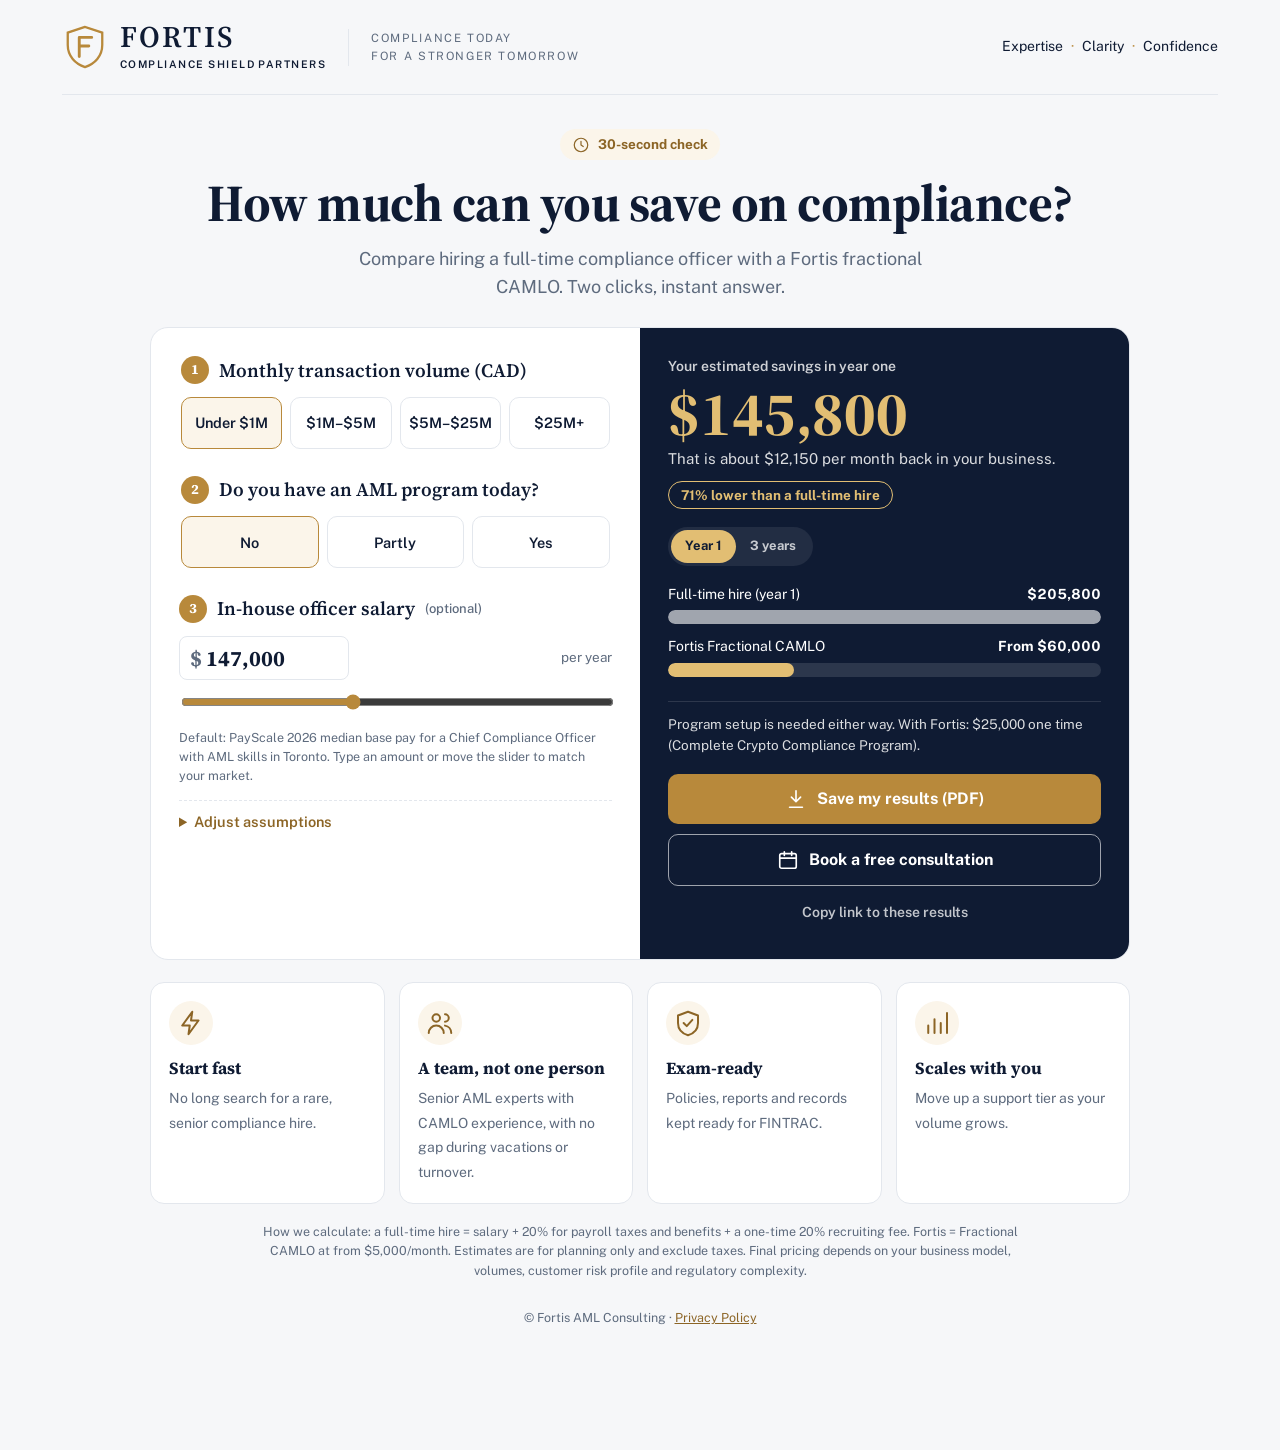
<file: savings/index.html>
<!DOCTYPE html>
<html lang="en">
<head>
<meta charset="utf-8">
<meta name="viewport" content="width=device-width, initial-scale=1, viewport-fit=cover">
<title>Crypto Compliance Savings Calculator | Fortis AML Consulting</title>
<meta name="description" content="See in 30 seconds how much your crypto business can save with a fractional CAMLO from Fortis instead of hiring a full-time compliance officer in Canada.">
<meta name="theme-color" content="#0F1B33">
<meta name="robots" content="noindex">
<meta property="og:type" content="website">
<meta property="og:title" content="How much can you save on compliance? | Fortis">
<meta property="og:description" content="Compare a full-time compliance officer with a Fortis fractional CAMLO. Two clicks, instant answer.">
<meta property="og:site_name" content="Fortis AML Consulting">
<meta name="twitter:card" content="summary">
<link rel="icon" href="../assets/favicon.svg" type="image/svg+xml">
<link rel="preconnect" href="https://fonts.googleapis.com">
<link rel="preconnect" href="https://fonts.gstatic.com" crossorigin>
<link rel="preconnect" href="https://cdnjs.cloudflare.com" crossorigin>
<link href="https://fonts.googleapis.com/css2?family=Public+Sans:wght@400;500;600;700&family=Source+Serif+4:opsz,wght@8..60,600;8..60,700&display=swap" rel="stylesheet">
<link rel="stylesheet" href="../assets/fortis.css">
<script src="../assets/fortis-core.js"></script>
</head>
<body class="p-savings">
<div class="wrap">
  <header class="brandbar">
    <a class="logo" href="https://fortisamlconsulting.com/" target="_blank" rel="noopener" aria-label="Fortis AML Consulting home">
      <svg viewBox="0 0 48 48" aria-hidden="true"><path d="M24 3 6 9v13c0 11.5 7.7 19.7 18 23 10.3-3.3 18-11.5 18-23V9z" fill="none" stroke="#B8893B" stroke-width="2.4"/><path d="M18 14h13M18 14v20M18 23h10" fill="none" stroke="#B8893B" stroke-width="3" stroke-linecap="round"/></svg>
      <div><div class="w1">FORTIS</div><div class="w2">COMPLIANCE SHIELD PARTNERS</div></div>
    </a>
    <div class="tagline">COMPLIANCE TODAY<br>FOR A STRONGER TOMORROW</div>
    <div class="values">Expertise<span>·</span>Clarity<span>·</span>Confidence</div>
  </header>

  <main class="qwrap">
    <section class="qhero">
      <div class="time"><svg class="ic" style="width:18px;height:18px" viewBox="0 0 24 24" aria-hidden="true"><circle cx="12" cy="12" r="9"/><path d="M12 7v5l3 2"/></svg>30-second check</div>
      <h1>How much can you save on compliance?</h1>
      <p class="lede">Compare hiring a full-time compliance officer with a Fortis fractional CAMLO. Two clicks, instant answer.</p>
    </section>

    <div class="qcard">
      <form class="inputs" id="inputs" onsubmit="return false">
        <fieldset class="step">
          <legend><span class="badge" aria-hidden="true">1</span>Monthly transaction volume (CAD)</legend>
          <div class="chips">
            <label class="chip"><input type="radio" name="vol" value="under_1m" checked><span>Under $1M</span></label>
            <label class="chip"><input type="radio" name="vol" value="1m_5m"><span>$1M–$5M</span></label>
            <label class="chip"><input type="radio" name="vol" value="5m_25m"><span>$5M–$25M</span></label>
            <label class="chip"><input type="radio" name="vol" value="25m_plus"><span>$25M+</span></label>
          </div>
        </fieldset>
        <fieldset class="step">
          <legend><span class="badge" aria-hidden="true">2</span>Do you have an AML program today?</legend>
          <div class="chips three">
            <label class="chip"><input type="radio" name="prog" value="none" checked><span>No</span></label>
            <label class="chip"><input type="radio" name="prog" value="partial"><span>Partly</span></label>
            <label class="chip"><input type="radio" name="prog" value="yes"><span>Yes</span></label>
          </div>
        </fieldset>
        <div class="step">
          <h2><span class="badge" aria-hidden="true">3</span><label for="salNum">In-house officer salary</label> <span style="font-family:var(--sans);font-size:13px;color:var(--muted);font-weight:500">(optional)</span></h2>
          <div class="sal">
            <div class="sal-in"><span aria-hidden="true">$</span><input id="salNum" inputmode="numeric" autocomplete="off" aria-describedby="salSrc"></div>
            <span>per year</span>
          </div>
          <input type="range" id="sal" step="1000" aria-label="In-house compliance officer salary">
          <p class="src" id="salSrc">Default: PayScale 2026 median base pay for a Chief Compliance Officer with AML skills in Toronto. Type an amount or move the slider to match your market.</p>
          <details class="adv" id="adv">
            <summary>Adjust assumptions</summary>
            <div class="adv-row">
              <div class="t"><label for="load">Payroll taxes &amp; benefits</label><b id="loadV"></b></div>
              <input type="range" id="load" min="10" max="35" step="1">
            </div>
            <div class="adv-row">
              <div class="t"><label for="fee">One-time recruiting fee</label><b id="feeV"></b></div>
              <input type="range" id="fee" min="0" max="30" step="1">
            </div>
          </details>
        </div>
      </form>

      <div class="out">
        <div class="k" id="saveK">Your estimated savings in year one</div>
        <div class="save" id="save" aria-live="polite" aria-atomic="true">$0</div>
        <div class="save-sub" id="saveSub"></div>
        <div><span class="pct" id="pct"></span></div>
        <div class="horizon" role="group" aria-label="Time horizon">
          <button type="button" data-h="1" aria-pressed="true">Year 1</button>
          <button type="button" data-h="3" aria-pressed="false">3 years</button>
        </div>
        <div class="bars">
          <div class="b in"><div class="t"><span id="inL">Full-time hire (year 1)</span><span id="inV"></span></div><div class="tr"><i id="inB"></i></div></div>
          <div class="b fo"><div class="t"><span id="foL">Fortis fractional CAMLO</span><span id="foV"></span></div><div class="tr"><i id="foB"></i></div></div>
        </div>
        <div class="setup-note" id="setupNote"></div>
        <button class="btn btn-gold" type="button" id="btnPdf" data-pdf><svg viewBox="0 0 24 24" fill="none" stroke="currentColor" stroke-width="1.8" stroke-linecap="round" stroke-linejoin="round" aria-hidden="true"><path d="M12 3v12M7 10l5 5 5-5M5 21h14"/></svg>Save my results (PDF)</button>
        <a class="btn btn-ghostw" href="https://fortisamlconsulting.com/contact-us/" target="_blank" rel="noopener" id="btnBook"><svg viewBox="0 0 24 24" fill="none" stroke="currentColor" stroke-width="1.8" stroke-linecap="round" stroke-linejoin="round" aria-hidden="true"><rect x="3" y="5" width="18" height="16" rx="2"/><path d="M3 10h18M8 3v4M16 3v4"/></svg>Book a free consultation</a>
        <button class="ghost" type="button" id="btnShare">Copy link to these results</button>
      </div>
    </div>

    <div class="benefits">
      <div class="ben"><div class="tc"><svg class="ic" viewBox="0 0 24 24" aria-hidden="true"><path d="M13 3 5 14h6l-1 7 8-11h-6z"/></svg></div><b>Start fast</b><span>No long search for a rare, senior compliance hire.</span></div>
      <div class="ben"><div class="tc"><svg class="ic" viewBox="0 0 24 24" aria-hidden="true"><circle cx="9" cy="8" r="3"/><path d="M3 20a6 6 0 0 1 12 0M16 11a3 3 0 1 0 0-6M21 20a6 6 0 0 0-5-5.9"/></svg></div><b>A team, not one person</b><span>Senior AML experts with CAMLO experience, with no gap during vacations or turnover.</span></div>
      <div class="ben"><div class="tc"><svg class="ic" viewBox="0 0 24 24" aria-hidden="true"><path d="M12 3 4 6v6c0 5 3.4 8.4 8 9.8 4.6-1.4 8-4.8 8-9.8V6z"/><path d="m8.5 12 2.5 2.5 4.5-5"/></svg></div><b>Exam-ready</b><span>Policies, reports and records kept ready for FINTRAC.</span></div>
      <div class="ben"><div class="tc"><svg class="ic" viewBox="0 0 24 24" aria-hidden="true"><path d="M5 20v-6M10 20V9M15 20v-8M20 20V4"/></svg></div><b>Scales with you</b><span>Move up a support tier as your volume grows.</span></div>
    </div>
    <p class="assume" id="assume"></p>
  </main>
  <p class="foot">© Fortis AML Consulting · <a href="https://fortisamlconsulting.com/privacy-policy/" target="_blank" rel="noopener">Privacy Policy</a></p>
</div>

<!-- Lead modal -->
<div class="modal" id="modal" role="dialog" aria-modal="true" aria-labelledby="mTitle">
  <div class="sheet">
    <button class="x" type="button" data-close aria-label="Close">×</button>
    <div id="formState">
      <h2 id="mTitle">Save your results</h2>
      <p class="intro">Get a one-page PDF with your savings estimate and next steps.</p>
      <div class="summary-mini" id="mSummary"></div>
      <form id="leadForm" novalidate>
        <div class="f"><label for="fName">Full name *</label><input class="txt" id="fName" autocomplete="name" maxlength="120"><div class="err"></div></div>
        <div class="f"><label for="fEmail">Work email *</label><input class="txt" id="fEmail" type="email" autocomplete="email" maxlength="160"><div class="err"></div></div>
        <div class="f"><label for="fCompany">Company (optional)</label><input class="txt" id="fCompany" autocomplete="organization" maxlength="160"><div class="err"></div></div>
        <div class="f"><label class="consent"><input type="checkbox" id="fConsent"><span>I agree to be contacted by Fortis about my results. See our <a href="https://fortisamlconsulting.com/privacy-policy/" target="_blank" rel="noopener">Privacy Policy</a>. *</span></label><div class="err"></div></div>
        <input type="text" id="fHp" class="hp" tabindex="-1" autocomplete="off" aria-hidden="true">
        <button class="btn btn-gold" type="submit" id="fSubmit">Download my PDF</button>
      </form>
    </div>
    <div id="doneState" class="done-state hide">
      <svg viewBox="0 0 24 24" fill="none" stroke="currentColor" stroke-width="1.6" stroke-linecap="round" stroke-linejoin="round" aria-hidden="true"><circle cx="12" cy="12" r="9"/><path d="m8 12 3 3 5-6"/></svg>
      <h2>Your results are ready</h2>
      <p class="intro">Check your downloads. Want an exact plan for your business? Book a free consultation.</p>
      <a class="btn btn-gold" href="https://fortisamlconsulting.com/contact-us/" target="_blank" rel="noopener" data-ev="book_call_clicked">Book a free consultation</a>
      <button class="btn btn-line" type="button" data-close>Back to the calculator</button>
      <p class="demo" id="demoNote"></p>
    </div>
  </div>
</div>
<div class="toast" id="toast" role="status" aria-live="polite"></div>

<script>
(function(){
"use strict";
var F=Fortis,C=F.CONFIG,S=C.savings,$=F.$,fmt=F.fmt;
F.init("crypto_savings");

var sal=$("sal"),salNum=$("salNum"),load=$("load"),fee=$("fee");
sal.min=S.salary_min;sal.max=S.salary_max;sal.value=S.default_salary;
load.value=Math.round(S.benefits_load*100);fee.value=Math.round(S.recruiting_fee*100);
var horizon=1,R=null,started=false;

function val(n){return document.querySelector('input[name="'+n+'"]:checked').value}
function setVal(n,v){var el=document.querySelector('input[name="'+n+'"][value="'+v+'"]');if(el)el.checked=true}
function clampSal(n){return Math.min(500000,Math.max(30000,n||S.default_salary))}

/* ---- state in the URL hash, so results can be shared ---- */
function readHash(){
  var h=new URLSearchParams(location.hash.slice(1));
  if(h.get("v"))setVal("vol",h.get("v"));
  if(h.get("p"))setVal("prog",h.get("p"));
  if(h.get("s"))sal.value=clampSal(+h.get("s"));
  if(h.get("b")){load.value=+h.get("b");$("adv").open=true}
  if(h.get("r")){fee.value=+h.get("r");$("adv").open=true}
  if(h.get("h")==="3")horizon=3;
  salNum.value=(+sal.value).toLocaleString("en-CA");
  salNum._sal=+sal.value;
}
function hashStr(){
  var h=new URLSearchParams({v:R.vol,p:R.prog,s:R.sal});
  if(+load.value!==Math.round(S.benefits_load*100))h.set("b",load.value);
  if(+fee.value!==Math.round(S.recruiting_fee*100))h.set("r",fee.value);
  if(horizon===3)h.set("h","3");
  return h.toString();
}
var hashT;
function writeHash(){clearTimeout(hashT);hashT=setTimeout(function(){try{history.replaceState(null,"","#"+hashStr())}catch(e){}},250)}

function calc(){
  var s=salNum._sal||+sal.value,bl=+load.value/100,rf=+fee.value/100,r=S.annual_raise;
  var vol=val("vol"),prog=val("prog"),tier=C.monthly[S.tiers[vol]],setup=S.setup[prog];
  var in1=s*(1+bl)+s*rf,fo1=tier.price*12;
  var in3=s*(1+bl)*(1+(1+r)+(1+r)*(1+r))+s*rf,fo3=tier.price*36;
  return {sal:s,load:bl,fee:rf,vol:vol,prog:prog,tier:tier,setup:setup,
    in1:in1,fo1:fo1,save1:in1-fo1,in3:in3,fo3:fo3,save3:in3-fo3,
    pct1:in1?Math.round((in1-fo1)/in1*100):0,pct3:in3?Math.round((in3-fo3)/in3*100):0};
}
function render(){
  R=calc();
  var three=horizon===3,inh=three?R.in3:R.in1,fo=three?R.fo3:R.fo1,save=inh-fo,pct=three?R.pct3:R.pct1,from=R.tier.from?"From ":"";
  $("loadV").textContent=load.value+"%";$("feeV").textContent=fee.value+"%";
  document.querySelectorAll(".horizon button").forEach(function(b){b.setAttribute("aria-pressed",String(+b.dataset.h===horizon))});
  var sv=$("save");
  if(save>0){
    $("saveK").textContent=three?"Your estimated savings over 3 years":"Your estimated savings in year one";
    sv.classList.remove("even");F.countTo(sv,save);
    $("saveSub").textContent="That is about "+fmt(save/(three?36:12))+" per month back in your business.";
    $("pct").textContent=pct+"% lower than a full-time hire";
  } else {
    $("saveK").textContent=three?"Over 3 years":"In year one";
    sv.classList.add("even");sv._v=null;sv.textContent="About the same cost";
    $("saveSub").textContent="At this salary a full-time hire costs about the same or less. With Fortis you still get a team of senior AML experts, no hiring risk and no gap during vacations or turnover.";
    $("pct").textContent="";
  }
  $("inL").textContent="Full-time hire ("+(three?"3 years":"year 1")+")";
  $("inV").textContent=fmt(inh);
  $("foL").textContent="Fortis "+R.tier.name;
  $("foV").textContent=from+fmt(fo);
  var mx=Math.max(inh,fo);
  $("inB").style.width=(inh/mx*100)+"%";$("foB").style.width=(fo/mx*100)+"%";
  $("setupNote").textContent="Program setup is needed either way. With Fortis: "+fmt(R.setup.price)+" one time ("+R.setup.name+").";
  $("assume").textContent="How we calculate: a full-time hire = salary + "+load.value+"% for payroll taxes and benefits + a one-time "+fee.value+"% recruiting fee"+(three?" (3-year view adds a "+Math.round(S.annual_raise*100)+"% annual raise)":"")+". Fortis = "+R.tier.name+" at "+(R.tier.from?"from ":"")+fmt(R.tier.price)+"/month. Estimates are for planning only and exclude taxes. Final pricing depends on your business model, volumes, customer risk profile and regulatory complexity.";
  writeHash();
}

/* ---- inputs ---- */
function onFirst(){if(!started){started=true;F.track("calculator_start")}}
$("inputs").addEventListener("change",function(){onFirst();render()});
sal.addEventListener("input",function(){onFirst();salNum._sal=+sal.value;salNum.value=(+sal.value).toLocaleString("en-CA");render()});
[load,fee].forEach(function(x){x.addEventListener("input",function(){onFirst();render()})});
salNum.addEventListener("input",function(){
  var n=+salNum.value.replace(/[^\d]/g,"");
  if(n>=10000){onFirst();salNum._sal=clampSal(n);sal.value=Math.min(S.salary_max,Math.max(S.salary_min,salNum._sal));render()}
});
salNum.addEventListener("blur",function(){var n=+salNum.value.replace(/[^\d]/g,"");salNum._sal=clampSal(n);sal.value=Math.min(S.salary_max,Math.max(S.salary_min,salNum._sal));salNum.value=salNum._sal.toLocaleString("en-CA");render()});
salNum.addEventListener("keydown",function(e){if(e.key==="Enter"){e.preventDefault();salNum.blur()}});
document.querySelectorAll(".horizon button").forEach(function(b){b.addEventListener("click",function(){horizon=+b.dataset.h;F.track("horizon_changed",{years:horizon});render()})});
$("btnBook").addEventListener("click",function(){F.track("book_call_clicked",{savings:Math.round(R.save1)})});
$("btnShare").addEventListener("click",function(){
  F.copy(F.shareUrl(hashStr())).then(function(){F.toast("Link copied")},function(){F.toast("Could not copy the link")});
  F.track("share_clicked");
});

/* ---- PDF ---- */
function buildPdf(J,lead){
  var P=F.PDF,T=F.pdfText,doc=new J({unit:"pt",format:"letter"}),W=612,M=48,y;
  F.pdfHeader(doc,"Compliance Savings Summary");
  y=130;doc.setTextColor.apply(doc,P.navy);doc.setFont("times","bold");doc.setFontSize(22);doc.text("Your compliance savings estimate",M,y);
  y+=18;doc.setFont("helvetica","normal");doc.setFontSize(10.5);doc.setTextColor.apply(doc,P.muted);doc.text(T("Prepared for "+lead.name+(lead.company?", "+lead.company:"")),M,y);
  y+=22;doc.setFillColor.apply(doc,P.navy);doc.roundedRect(M,y,W-2*M,110,8,8,"F");
  var pos=R.save1>0;
  doc.setTextColor(255,255,255);doc.setFont("helvetica","normal");doc.setFontSize(10.5);doc.text(pos?"Estimated savings in year one":"Year-one cost comparison",W/2,y+26,{align:"center"});
  doc.setTextColor(226,190,115);doc.setFont("times","bold");doc.setFontSize(pos?40:26);doc.text(pos?fmt(R.save1):"About the same cost",W/2,y+66,{align:"center"});
  doc.setTextColor(255,255,255);doc.setFont("helvetica","normal");doc.setFontSize(10.5);
  doc.text(pos?(R.pct1+"% lower than a full-time hire  |  about "+fmt(R.save1/12)+" per month  |  "+(R.save3>0?fmt(R.save3)+" over 3 years":"")):"Plus a full team, no hiring risk and no coverage gaps",W/2,y+92,{align:"center"});
  y+=140;
  var mx=Math.max(R.in1,R.fo1);
  [["Full-time hire (year 1)",R.in1,[180,188,200],""],["Fortis "+R.tier.name+" (year 1)",R.fo1,P.gold,R.tier.from?"From ":""]].forEach(function(b){
    doc.setTextColor.apply(doc,P.navy);doc.setFont("helvetica","bold");doc.setFontSize(10.5);doc.text(T(b[0]),M,y);
    doc.setFont("times","bold");doc.setFontSize(13);doc.text(b[3]+fmt(b[1]),W-M,y,{align:"right"});
    doc.setFillColor.apply(doc,P.line);doc.roundedRect(M,y+8,W-2*M,10,5,5,"F");doc.setFillColor.apply(doc,b[2]);doc.roundedRect(M,y+8,(W-2*M)*b[1]/mx,10,5,5,"F");
    y+=42;
  });
  doc.setTextColor.apply(doc,P.gold);doc.setFont("helvetica","bold");doc.setFontSize(10);doc.text("YOUR INPUTS",M,y);y+=16;
  var vl={under_1m:"Under $1M","1m_5m":"$1M - $5M","5m_25m":"$5M - $25M","25m_plus":"$25M+"}[R.vol],pl={none:"No",partial:"Partly",yes:"Yes"}[R.prog];
  [["Monthly transaction volume",vl],["AML program today",pl],["In-house officer salary used",fmt(R.sal)],["Payroll taxes & benefits",Math.round(R.load*100)+"% of salary"],["Recruiting fee (one time)",Math.round(R.fee*100)+"% of salary"],["One-time program setup with Fortis",fmt(R.setup.price)+" ("+R.setup.name+")"]].forEach(function(a){doc.setFont("helvetica","bold");doc.setFontSize(10);doc.setTextColor.apply(doc,P.muted);doc.text(T(a[0]),M,y);doc.setFont("helvetica","normal");doc.setTextColor.apply(doc,P.navy);doc.text(T(a[1]),M+210,y);y+=15});
  y+=12;doc.setTextColor.apply(doc,P.gold);doc.setFont("helvetica","bold");doc.setFontSize(10);doc.text("WHAT YOU GET WITH FORTIS",M,y);y+=16;
  doc.setTextColor.apply(doc,P.navy);doc.setFont("helvetica","normal");doc.setFontSize(10.5);
  ["Start fast, with no long search for a senior compliance hire","A team of senior AML experts, with no gap during vacations or turnover","Policies, reports and records kept ready for FINTRAC","Support that scales as your volume grows"].forEach(function(t){doc.text("•  "+t,M,y);y+=15});
  y+=14;F.pdfCta(doc,y,"Next step: book a free consultation","Get an exact plan and price for your business.");
  F.pdfFooter(doc,"How we calculate: full-time hire = salary + payroll taxes and benefits + one-time recruiting fee. Default salary: PayScale 2026 median base pay, Chief Compliance Officer with AML skills, Toronto. Fortis = monthly support fee x 12. Estimates are for planning only and exclude applicable taxes. Final pricing depends on your business model, volumes, customer risk profile and regulatory complexity.");
  return doc.output("blob");
}

/* ---- modal / lead ---- */
var modal=F.modal($("modal"));
$("btnPdf").addEventListener("click",function(e){
  $("formState").classList.remove("hide");$("doneState").classList.add("hide");
  $("mSummary").innerHTML=R.save1>0?"Estimated savings: <b>"+fmt(R.save1)+"</b> in year one":"Year one: full-time hire <b>"+fmt(R.in1)+"</b> vs. Fortis <b>"+(R.tier.from?"from ":"")+fmt(R.fo1)+"</b>";
  modal.open(e.currentTarget);F.loadPdf().catch(function(){});F.track("pdf_clicked");
});
$("leadForm").addEventListener("submit",function(e){
  e.preventDefault();if($("fHp").value)return;
  var name=$("fName").value.trim(),em=$("fEmail").value.trim(),ok=true,first=null;
  F.setErr("fName",name?"":"Please enter your name.");if(!name){ok=false;first="fName"}
  var eb=!F.emailOk(em);F.setErr("fEmail",eb?"Please enter a valid work email.":"");if(eb){ok=false;first=first||"fEmail"}
  var c=$("fConsent").checked;F.setErr("fConsent",c?"":"Please confirm we may contact you.");if(!c){ok=false;first=first||"fConsent"}
  if(!ok){$(first).focus();return}
  var btn=$("fSubmit");btn.disabled=true;btn.classList.add("busy");btn.textContent="Preparing your PDF…";
  var lead={name:name,email:em,company:$("fCompany").value.trim()||null,consent:true,consent_text:"I agree to be contacted by Fortis about my results."};
  var data={intent:"savings_pdf",calculator:"crypto_savings",monthly_volume_band:R.vol,aml_program:R.prog,inhouse_salary_cad:Math.round(R.sal),
    benefits_load:R.load,recruiting_fee:R.fee,inhouse_year1_cad:Math.round(R.in1),recommended_support:R.tier.name,
    fortis_year1_support_cad:R.fo1,setup_cad:R.setup.price,savings_year1_cad:Math.round(R.save1),savings_3yr_cad:Math.round(R.save3),
    share_url:F.shareUrl(hashStr()),pricing_version:C.pricing_version,timestamp:new Date().toISOString(),source:F.source(),lead:lead};
  var sending=F.sendLead(data);
  F.track("pdf_submitted",{savings:Math.round(R.save1)});
  F.loadPdf().then(function(J){F.download(buildPdf(J,lead),"Fortis-Compliance-Savings"+(lead.company?"-"+F.safeFile(lead.company):"")+".pdf")})
    .catch(function(){F.toast("The PDF tool did not load. Please check your connection and try again.")})
    .then(function(){return sending}).then(function(res){
      $("demoNote").textContent=res.demo?"Demo mode: set lead_endpoint in assets/fortis-core.js to receive these submissions.":(res.ok?"":"We could not send your details automatically. Please use the Book button.");
      $("formState").classList.add("hide");$("doneState").classList.remove("hide");
      btn.disabled=false;btn.classList.remove("busy");btn.textContent="Download my PDF";
      $("doneState").querySelector("a").focus({preventScroll:F.embed});F.sendSize();
    });
});

readHash();render();
window.addEventListener("hashchange",function(){readHash();render()});
})();
</script>
</body>
</html>
</file>
<file: assets/fortis.css>
/* Fortis calculators – shared styles */
:root{
  --bg:#F6F7F9; --card:#FFFFFF; --ink:#0F1B33; --muted:#5E6B7E; --line:#E3E7ED;
  --gold:#B8893B; --gold-ink:#8C6526; --gold-tint:#FBF5EA; --navy:#0F1B33; --on-navy:#FFFFFF;
  --err:#B3261E; --ok:#2E7D4F;
  --sans:"Public Sans",system-ui,-apple-system,"Segoe UI",Roboto,Arial,sans-serif;
  --serif:"Source Serif 4",Georgia,"Times New Roman",serif;
  --script:"Caveat","Segoe Script","Brush Script MT",cursive;
  color-scheme:light;
}
@media (prefers-color-scheme:dark){
  :root:not([data-theme="light"]){
    --bg:#0B1424; --card:#131F35; --ink:#E9EEF5; --muted:#9DAABB; --line:#26344D;
    --gold:#D3A957; --gold-ink:#D9B26A; --gold-tint:#2A2414; --navy:#1C2B47; --err:#F07C72; --ok:#6CC892;
    color-scheme:dark;
  }
}
:root[data-theme="dark"]{
  --bg:#0B1424; --card:#131F35; --ink:#E9EEF5; --muted:#9DAABB; --line:#26344D;
  --gold:#D3A957; --gold-ink:#D9B26A; --gold-tint:#2A2414; --navy:#1C2B47; --err:#F07C72; --ok:#6CC892;
  color-scheme:dark;
}
*,*::before,*::after{box-sizing:border-box}
html{scroll-padding-top:16px;-webkit-text-size-adjust:100%}
body{margin:0;background:var(--bg);color:var(--ink);font-family:var(--sans);font-size:16px;line-height:1.55;-webkit-font-smoothing:antialiased;padding-top:env(safe-area-inset-top,0px)}
a{color:inherit}
button{font:inherit;color:inherit}
:focus-visible{outline:3px solid var(--gold);outline-offset:2px;border-radius:4px}
svg.ic{width:30px;height:30px;fill:none;stroke:currentColor;stroke-width:1.6;stroke-linecap:round;stroke-linejoin:round}
.sr-only{position:absolute!important;width:1px;height:1px;padding:0;margin:-1px;overflow:hidden;clip:rect(0,0,0,0);white-space:nowrap;border:0}
.hide{display:none!important}

.wrap{max-width:1200px;margin:0 auto;padding:22px 22px 110px}

/* brand bar */
.brandbar{display:flex;align-items:center;gap:22px;flex-wrap:wrap;padding-bottom:22px;border-bottom:1px solid var(--line)}
.logo{display:flex;align-items:center;gap:12px;text-decoration:none}
.logo svg{width:46px;height:46px}
.logo .w1{font-family:var(--serif);font-weight:600;font-size:30px;letter-spacing:.08em;line-height:1}
.logo .w2{font-size:10.5px;font-weight:600;letter-spacing:.14em;margin-top:4px}
.tagline{border-left:1px solid var(--line);padding-left:22px;font-size:11.5px;letter-spacing:.14em;color:var(--muted);line-height:1.6}
.values{margin-left:auto;font-size:14px;color:var(--ink)}
.values span{color:var(--gold);margin:0 8px}
@media (max-width:820px){.tagline,.values{display:none}}

/* hero */
.hero{display:grid;grid-template-columns:minmax(0,1fr) minmax(0,400px);gap:28px;align-items:center;padding:34px 0 26px}
h1{font-family:var(--serif);font-weight:700;font-size:clamp(32px,5.4vw,58px);line-height:1.05;margin:0 0 14px;letter-spacing:-.01em;text-wrap:balance}
.lede{font-size:18px;color:var(--muted);margin:0;max-width:56ch}
.hero-card{display:flex;gap:18px;align-items:center;background:var(--card);border:1px solid var(--line);border-radius:14px;padding:22px}
.hero-card svg{flex:none;width:76px;height:76px;color:var(--gold)}
.hero-card h2{font-family:var(--serif);font-size:21px;margin:0 0 4px}
.hero-card p{margin:0;color:var(--muted);font-size:15px}
@media (max-width:900px){.hero{grid-template-columns:1fr}.hero-card{display:none}}

.grid{display:grid;grid-template-columns:minmax(0,1fr) minmax(0,380px);gap:28px;align-items:start}
@media (max-width:980px){.grid{grid-template-columns:1fr}}

/* questions (cost) */
.q{background:var(--card);border:1px solid var(--line);border-radius:14px;padding:20px 22px;margin-bottom:14px;transition:border-color .2s}
.q.missing{border-color:var(--err)}
.q-head{display:flex;align-items:center;gap:14px;margin-bottom:14px}
.badge{flex:none;width:34px;height:34px;border-radius:50%;background:var(--gold);color:#fff;display:grid;place-items:center;font-family:var(--serif);font-weight:700;font-size:17px;transition:background .2s}
.q.done .badge{background:var(--navy)}
.q.done .badge .n{display:none}
.q .badge .tick{display:none;width:18px;height:18px}
.q.done .badge .tick{display:block}
.q h2{font-family:var(--serif);font-weight:600;font-size:20px;margin:0;line-height:1.25}
.q .sub{font-size:14px;color:var(--muted);margin:-8px 0 12px 48px}
@media (max-width:560px){.q .sub{margin-left:0}}
.tiles{display:grid;grid-template-columns:repeat(4,minmax(0,1fr));gap:10px}
@media (max-width:560px){.tiles{grid-template-columns:repeat(2,minmax(0,1fr))}}
.tile{position:relative}
.tile input{position:absolute;opacity:0;inset:0;margin:0;cursor:pointer}
.tile .face{display:flex;flex-direction:column;align-items:center;justify-content:center;gap:8px;text-align:center;min-height:104px;height:100%;padding:14px 8px;border:1.5px solid var(--line);border-radius:10px;background:var(--card);font-size:14.5px;line-height:1.25;cursor:pointer;transition:border-color .15s,background .15s}
.tile .face svg{color:var(--ink)}
.tile input:checked + .face{border-color:var(--gold);background:var(--gold-tint)}
.tile input:checked + .face svg{color:var(--gold-ink)}
.tile input:focus-visible + .face{outline:3px solid var(--gold);outline-offset:2px}
.tile:hover .face{border-color:var(--gold)}
.radios{display:flex;flex-wrap:wrap;gap:10px 12px;padding-left:48px}
@media (max-width:560px){.radios{padding-left:0}}
.radio{display:flex;align-items:center;gap:10px;cursor:pointer;font-size:15.5px;position:relative;border:1.5px solid var(--line);border-radius:99px;padding:8px 16px 8px 10px;transition:border-color .15s,background .15s}
.radio:hover{border-color:var(--gold)}
.radio:has(input:checked){border-color:var(--gold);background:var(--gold-tint)}
.radio input{appearance:none;-webkit-appearance:none;width:20px;height:20px;border-radius:50%;border:1.5px solid #B9C2CF;margin:0;cursor:pointer;display:grid;place-items:center;background:var(--card);flex:none}
.radio input:checked{border-color:var(--gold)}
.radio input:checked::after{content:"";width:10px;height:10px;border-radius:50%;background:var(--gold)}
.other-txt{margin-top:12px;display:none}
.other-txt.show{display:block}
.txt{width:100%;border:1px solid var(--line);border-radius:8px;padding:10px 12px;font:inherit;background:var(--card);color:var(--ink)}
.txt:focus{outline:3px solid var(--gold);outline-offset:1px}

.addons{background:var(--gold-tint);border:1px solid var(--gold);border-radius:14px;padding:20px 22px;margin-bottom:14px}
.addons[hidden]{display:none}
.addons h2{font-family:var(--serif);font-size:19px;margin:0 0 4px}
.addons p{margin:0 0 12px;color:var(--muted);font-size:14.5px}
.checks{display:grid;grid-template-columns:repeat(2,minmax(0,1fr));gap:8px 18px}
@media (max-width:560px){.checks{grid-template-columns:1fr}}
.check{display:flex;gap:10px;align-items:flex-start;cursor:pointer;font-size:15px}
.check input{width:19px;height:19px;margin-top:3px;accent-color:var(--gold);flex:none}
.extra-q{margin-top:12px;padding-top:12px;border-top:1px dashed var(--line)}

/* estimate panel (cost) */
.panel{position:sticky;top:16px;background:var(--card);border:1px solid var(--line);border-radius:14px;padding:22px}
@media (max-width:980px){.panel{position:static}}
html.embed .panel{position:static}
.p-head{display:flex;gap:14px;align-items:center;margin-bottom:16px}
.p-head .circ{flex:none;width:62px;height:62px;border-radius:50%;background:var(--gold-tint);display:grid;place-items:center;color:var(--ink)}
.p-head h2{font-family:var(--serif);font-size:23px;line-height:1.15;margin:0}
.p-head p{margin:2px 0 0;font-size:13.5px;color:var(--muted)}
.hero-num{background:var(--navy);color:var(--on-navy);border-radius:12px;padding:22px 18px 18px;text-align:center}
.hero-num .n{font-family:var(--serif);font-weight:700;font-size:clamp(34px,5vw,46px);line-height:1;font-variant-numeric:tabular-nums}
.hero-num .n small{font-size:.45em;font-weight:600;margin-left:4px}
.hero-num .from{display:block;font-family:var(--sans);font-size:13px;font-weight:600;opacity:.75;margin-bottom:6px;letter-spacing:.04em;text-transform:uppercase}
.hero-num .rule{width:110px;height:2px;background:var(--gold);margin:12px auto 10px}
.hero-num .l{font-size:15px;font-weight:600}
.progress{margin-top:10px;height:6px;background:rgba(255,255,255,.18);border-radius:6px;overflow:hidden}
.progress i{display:block;height:100%;background:var(--gold);width:0;transition:width .3s}
.next-q{margin-top:10px;font-size:13.5px;background:none;border:0;color:#E2BE73;font-weight:600;cursor:pointer;text-decoration:underline;text-underline-offset:3px}
.lineitem{display:flex;gap:14px;align-items:flex-start;border:1px solid var(--line);border-radius:10px;padding:14px;margin-top:12px}
.lineitem svg{flex:none;width:34px;height:34px;color:var(--gold-ink)}
.lineitem h3{font-family:var(--serif);font-size:16.5px;margin:0;line-height:1.25}
.lineitem .v{font-family:var(--serif);font-weight:700;font-size:21px;font-variant-numeric:tabular-nums}
.lineitem .s{font-size:13px;color:var(--muted)}
details.incl{margin-top:12px;border:1px solid var(--line);border-radius:10px;padding:0 14px}
details.incl summary{cursor:pointer;padding:12px 0;font-weight:600;font-size:15px}
details.incl ul{margin:0 0 12px;padding-left:18px;font-size:14px}
details.incl li{margin:3px 0}
details.incl li span{color:var(--muted)}
.save-note{font-size:13.5px;color:var(--gold-ink);font-weight:600;margin:0 0 12px}
.disc{font-size:12.5px;color:var(--muted);margin:14px 0 0}
.btn{display:flex;align-items:center;justify-content:center;gap:10px;width:100%;border:0;border-radius:10px;padding:14px 16px;font-weight:700;font-size:16px;cursor:pointer;text-decoration:none;line-height:1.2}
.btn svg{width:22px;height:22px;flex:none}
.btn-gold{background:var(--gold);color:#fff;margin-top:16px}
.btn-gold:hover{filter:brightness(.95)}
.btn-line{background:transparent;border:1.5px solid var(--ink);color:var(--ink);margin-top:10px}
.btn-navy{background:var(--navy);color:var(--on-navy)}
.btn[disabled]{opacity:.45;cursor:not-allowed}
.btn.busy{opacity:.7;cursor:progress}
.row-btns{display:flex;gap:10px;margin-top:10px}
.row-btns .btn{margin-top:0;font-size:14.5px;padding:11px 12px}
.link-cta{display:block;text-align:center;margin-top:12px;font-size:14.5px;font-weight:600;color:var(--gold-ink)}
.ghost{background:none;border:0;color:var(--muted);font-weight:600;cursor:pointer;padding:8px 4px}
.ghost:hover{color:var(--ink)}
.sign{font-family:var(--script);font-size:30px;line-height:1.05;text-align:center;transform:rotate(-4deg);margin:22px 0 4px;color:var(--ink)}
.sign-line{width:150px;height:2px;background:var(--gold);margin:0 auto;border-radius:2px;transform:rotate(-4deg)}

/* trust strip */
.trust{display:grid;grid-template-columns:repeat(4,minmax(0,1fr));gap:18px;margin-top:34px;padding-top:24px;border-top:1px solid var(--line)}
@media (max-width:820px){.trust{grid-template-columns:repeat(2,minmax(0,1fr))}}
@media (max-width:420px){.trust{grid-template-columns:1fr}}
.trust>div{display:flex;gap:12px;align-items:center}
.trust .tc{flex:none;width:52px;height:52px;border-radius:50%;background:var(--gold-tint);display:grid;place-items:center;color:var(--gold-ink)}
.trust b{display:block;font-size:14.5px}
.trust span{font-size:13px;color:var(--muted)}

/* mobile bar */
.mbar{display:none}
@media (max-width:980px){
  .mbar{display:flex;position:fixed;left:0;right:0;bottom:0;z-index:20;background:var(--navy);color:var(--on-navy);padding:12px 18px calc(12px + env(safe-area-inset-bottom,0px));align-items:center;justify-content:space-between;gap:12px;box-shadow:0 -6px 20px rgba(8,14,26,.18)}
  .mbar .a{font-size:12.5px;opacity:.8}
  .mbar .b{font-family:var(--serif);font-weight:700;font-size:22px;font-variant-numeric:tabular-nums}
  .mbar a{background:var(--gold);color:#fff;text-decoration:none;font-weight:700;padding:10px 14px;border-radius:8px;font-size:14.5px}
}

/* modal */
.modal{position:fixed;inset:0;z-index:50;display:none;align-items:flex-start;justify-content:center;background:rgba(8,14,26,.55);overflow-y:auto;padding:calc(env(safe-area-inset-top,0px) + 24px) 14px calc(env(safe-area-inset-bottom,0px) + 24px)}
.modal.open{display:flex}
.sheet{background:var(--card);color:var(--ink);border-radius:14px;max-width:560px;width:100%;padding:26px;position:relative;box-shadow:0 24px 60px rgba(8,14,26,.35)}
.sheet:focus{outline:none}
.sheet h2{font-family:var(--serif);font-size:25px;margin:0 0 6px;line-height:1.2;padding-right:36px}
.sheet .intro{color:var(--muted);margin:0 0 18px;font-size:15px}
.x{position:absolute;top:12px;right:12px;width:40px;height:40px;border:0;background:transparent;font-size:26px;cursor:pointer;border-radius:8px;line-height:1}
.x:hover{background:var(--gold-tint)}
.frow{display:grid;grid-template-columns:1fr 1fr;gap:12px}
@media (max-width:520px){.frow{grid-template-columns:1fr}}
.f{margin-bottom:12px}
.f label{display:block;font-size:13.5px;font-weight:600;margin-bottom:5px}
.f .err{color:var(--err);font-size:12.5px;margin-top:4px}
.f .err:empty{display:none}
.f.bad .txt{border-color:var(--err)}
.consent{display:flex!important;gap:10px;font-size:13.5px!important;font-weight:400!important;color:var(--muted);margin:6px 0 4px!important;cursor:pointer}
.consent input{width:18px;height:18px;accent-color:var(--gold);flex:none;margin-top:2px}
.summary-mini{background:var(--gold-tint);border-radius:10px;padding:12px 14px;font-size:14px;margin-bottom:16px}
.summary-mini b{font-family:var(--serif);font-size:18px}
.done-state{text-align:center;padding:10px 0}
.done-state>svg{width:64px;height:64px;color:var(--gold)}
.demo{font-size:12.5px;color:var(--muted);margin-top:10px}
.hp{position:absolute!important;left:-9999px!important;width:1px;height:1px;opacity:0}
.toast{position:fixed;left:50%;bottom:calc(84px + env(safe-area-inset-bottom,0px));transform:translateX(-50%);background:var(--navy);color:var(--on-navy);padding:10px 16px;border-radius:8px;font-size:14px;z-index:60;opacity:0;transition:opacity .2s;pointer-events:none;max-width:calc(100% - 32px);text-align:center}
.toast.show{opacity:1}
.foot{margin-top:28px;font-size:12.5px;color:var(--muted);text-align:center}
.foot a{color:var(--gold-ink)}

/* ---- embed mode (inside an iframe on a host site) ---- */
html.embed body{position:relative}
html.embed .wrap{padding:6px 6px 20px}
html.embed:not(.show-header) .brandbar{display:none}
html.embed .mbar{display:none!important}
html.embed .modal{position:absolute;padding:0 14px 24px;overflow:visible}
html.embed .toast{position:absolute;top:16px;bottom:auto}
html.bg-transparent body{background:transparent}
html.embed .foot{display:none}

@media (prefers-reduced-motion:reduce){*,*::before,*::after{transition:none!important;animation:none!important;scroll-behavior:auto!important}}
@media print{.brandbar .values,.mbar,.modal,.btn,.row-btns,.ghost,.link-cta,.trust,.toast{display:none!important}.wrap{padding:0}body{background:#fff}}

/* ================= SAVINGS (quick calculator) ================= */
.qwrap{max-width:980px;margin:0 auto}
.qhero{text-align:center;padding:34px 0 26px}
.qhero h1{font-size:clamp(30px,5vw,52px)}
.qhero .lede{margin:0 auto}
.time{display:inline-flex;align-items:center;gap:8px;background:var(--gold-tint);color:var(--gold-ink);font-weight:700;font-size:13.5px;border-radius:99px;padding:5px 12px;margin-bottom:16px}
.qcard{display:grid;grid-template-columns:minmax(0,1fr) minmax(0,1fr);background:var(--card);border:1px solid var(--line);border-radius:18px;overflow:hidden}
@media (max-width:860px){.qcard{grid-template-columns:1fr}}
.inputs{padding:28px}
@media (max-width:480px){.inputs{padding:20px}}
.step{margin-bottom:26px;border:0;padding:0;min-width:0}
.step:last-child{margin-bottom:0}
.step h2,.step legend{font-family:var(--serif);font-weight:600;font-size:19px;margin:0 0 12px;display:flex;gap:10px;align-items:center;padding:0}
.step .badge{width:28px;height:28px;font-size:14px}
.chips{display:grid;grid-template-columns:repeat(4,minmax(0,1fr));gap:8px}
.chips.three{grid-template-columns:repeat(3,minmax(0,1fr))}
@media (max-width:480px){.chips{grid-template-columns:repeat(2,minmax(0,1fr))}.chips.three{grid-template-columns:1fr 1fr 1fr}}
.chip{position:relative}
.chip input{position:absolute;opacity:0;inset:0;margin:0;cursor:pointer}
.chip span{display:flex;align-items:center;justify-content:center;text-align:center;min-height:52px;height:100%;padding:8px 6px;border:1.5px solid var(--line);border-radius:10px;font-weight:600;font-size:14.5px;line-height:1.2;cursor:pointer;background:var(--card);transition:border-color .15s,background .15s}
.chip input:checked+span{border-color:var(--gold);background:var(--gold-tint)}
.chip input:focus-visible+span{outline:3px solid var(--gold);outline-offset:2px}
.chip:hover span{border-color:var(--gold)}
.sal{display:flex;justify-content:space-between;align-items:center;margin-bottom:6px;gap:10px}
.sal-in{display:flex;align-items:center;border:1px solid var(--line);border-radius:8px;padding:0 10px;background:var(--card);max-width:170px}
.sal-in span{font-family:var(--serif);font-size:22px;font-weight:700;color:var(--muted)}
.sal-in input{border:0;background:transparent;color:var(--ink);font-family:var(--serif);font-size:22px;font-weight:700;width:100%;padding:6px 4px;font-variant-numeric:tabular-nums}
.sal-in input:focus{outline:none}
.sal-in:focus-within{outline:3px solid var(--gold);outline-offset:1px}
.sal>span{font-size:13.5px;color:var(--muted)}
input[type=range]{width:100%;accent-color:var(--gold);height:28px}
.src{font-size:12.5px;color:var(--muted);margin:4px 0 0}
details.adv{margin-top:14px;border-top:1px dashed var(--line);padding-top:10px}
details.adv summary{cursor:pointer;font-weight:600;font-size:14.5px;color:var(--gold-ink)}
.adv-row{margin-top:12px}
.adv-row .t{display:flex;justify-content:space-between;font-size:14px}
.adv-row .t b{font-variant-numeric:tabular-nums}

.out{background:var(--navy);color:var(--on-navy);padding:28px;display:flex;flex-direction:column}
@media (max-width:480px){.out{padding:22px 20px}}
.out .k{font-size:14px;font-weight:600;opacity:.8}
.save{font-family:var(--serif);font-weight:700;font-size:clamp(42px,6vw,62px);line-height:1;color:#E2BE73;margin:6px 0 2px;font-variant-numeric:tabular-nums}
.save.even{font-size:clamp(32px,4.4vw,44px)}
.save-sub{font-size:15px;opacity:.85}
.pct{display:inline-block;margin-top:10px;border:1.5px solid #E2BE73;color:#E2BE73;border-radius:99px;padding:3px 12px;font-weight:700;font-size:13.5px}
.pct:empty{display:none}
.horizon{display:inline-flex;align-self:flex-start;margin-top:18px;background:rgba(255,255,255,.08);border-radius:99px;padding:3px}
.horizon button{border:0;background:transparent;color:#fff;opacity:.75;font-weight:700;font-size:13px;padding:6px 14px;border-radius:99px;cursor:pointer}
.horizon button[aria-pressed="true"]{background:#E2BE73;color:#0F1B33;opacity:1}
.bars{margin:18px 0 4px}
.b{margin-bottom:12px}
.b .t{display:flex;justify-content:space-between;gap:10px;font-size:14px;margin-bottom:5px}
.b .t span:last-child{font-variant-numeric:tabular-nums;font-weight:700;white-space:nowrap}
.b .tr{height:14px;background:rgba(255,255,255,.12);border-radius:8px;overflow:hidden}
.b .tr i{display:block;height:100%;border-radius:8px;transition:width .5s ease}
.b.in i{background:rgba(255,255,255,.55)} .b.fo i{background:#E2BE73}
.setup-note{font-size:13.5px;opacity:.85;border-top:1px solid rgba(255,255,255,.15);padding-top:12px;margin-top:8px}
.out .btn-gold{margin-top:18px}
.out .btn-ghostw{background:transparent;border:1.5px solid rgba(255,255,255,.6);color:#fff;margin-top:10px}
.out .ghost{color:rgba(255,255,255,.75);font-size:14px;margin-top:8px;align-self:center}
.out .ghost:hover{color:#fff}

.benefits{display:grid;grid-template-columns:repeat(4,minmax(0,1fr));gap:14px;margin-top:22px}
@media (max-width:860px){.benefits{grid-template-columns:repeat(2,minmax(0,1fr))}}
@media (max-width:480px){.benefits{grid-template-columns:1fr}}
.ben{background:var(--card);border:1px solid var(--line);border-radius:14px;padding:18px}
.ben .tc{width:44px;height:44px;border-radius:50%;background:var(--gold-tint);color:var(--gold-ink);display:grid;place-items:center;margin-bottom:10px}
.ben b{display:block;font-family:var(--serif);font-size:17px;margin-bottom:4px}
.ben span{font-size:14px;color:var(--muted)}
.assume{font-size:12.5px;color:var(--muted);margin:18px auto 0;text-align:center;max-width:760px}

/* ================= READINESS SCORECARD ================= */
.p-readiness .hero{grid-template-columns:minmax(0,1fr) minmax(0,380px)}
@media (max-width:900px){.p-readiness .hero{grid-template-columns:1fr}}
.stage{max-width:820px;margin:0 auto}
.intro-card{background:var(--card);border:1px solid var(--line);border-radius:16px;padding:30px;display:grid;grid-template-columns:repeat(3,minmax(0,1fr));gap:18px;margin-bottom:20px}
@media (max-width:700px){.intro-card{grid-template-columns:1fr;padding:22px}}
.intro-card>div{display:flex;gap:12px;align-items:flex-start}
.intro-card .tc{flex:none;width:46px;height:46px;border-radius:50%;background:var(--gold-tint);display:grid;place-items:center;color:var(--gold-ink)}
.intro-card b{display:block;font-family:var(--serif);font-size:17px}
.intro-card span{font-size:14px;color:var(--muted)}
.start{max-width:360px;margin:0 auto}
.resume{display:block;margin:10px auto 0;text-align:center}

.wiz{background:var(--card);border:1px solid var(--line);border-radius:16px;padding:28px}
@media (max-width:480px){.wiz{padding:20px}}
.pillars{display:grid;grid-template-columns:repeat(4,minmax(0,1fr));gap:8px;margin-bottom:24px}
.pill{font-size:12.5px;font-weight:600;color:var(--muted)}
.pill .bar{height:6px;border-radius:6px;background:var(--line);margin-top:6px;overflow:hidden}
.pill .bar i{display:block;height:100%;background:var(--gold);width:0;transition:width .3s}
.pill.on{color:var(--ink)}
@media (max-width:560px){.pill .t{display:none}}
.qnum{font-size:13.5px;font-weight:700;color:var(--gold-ink);letter-spacing:.06em;text-transform:uppercase}
.wiz h2{font-family:var(--serif);font-weight:600;font-size:clamp(22px,3.4vw,30px);line-height:1.2;margin:8px 0 8px}
.wiz h2:focus{outline:none}
.why{color:var(--muted);margin:0 0 22px;font-size:15.5px;max-width:62ch}
.answers{display:grid;grid-template-columns:repeat(4,minmax(0,1fr));gap:10px}
@media (max-width:620px){.answers{grid-template-columns:1fr 1fr}}
.ans{border:1.5px solid var(--line);background:var(--card);border-radius:12px;padding:16px 10px;cursor:pointer;font-weight:600;font-size:15.5px;display:flex;flex-direction:column;align-items:center;gap:8px;transition:border-color .15s,background .15s,transform .1s}
.ans:hover{border-color:var(--gold)}
.ans:active{transform:scale(.98)}
.ans.sel,.ans[aria-pressed="true"]{border-color:var(--gold);background:var(--gold-tint)}
.ans .dot{width:14px;height:14px;border-radius:50%}
.ans kbd{font-family:var(--sans);font-size:11px;color:var(--muted);border:1px solid var(--line);border-radius:4px;padding:0 5px;font-weight:600}
@media (hover:none){.ans kbd{display:none}}
.d-yes{background:var(--gold)} .d-part{background:linear-gradient(90deg,var(--gold) 50%,var(--line) 50%)} .d-no{border:2px solid var(--muted)} .d-ns{border:2px dashed var(--muted)}
.wiz-nav{display:flex;justify-content:space-between;align-items:center;margin-top:22px;gap:12px}
.wiz-nav .ghost[disabled]{visibility:hidden}

.res-top{display:grid;grid-template-columns:minmax(0,340px) minmax(0,1fr);gap:20px;margin-bottom:20px}
@media (max-width:820px){.res-top{grid-template-columns:1fr}}
.scorebox{background:var(--navy);color:var(--on-navy);border-radius:16px;padding:26px;text-align:center}
.ring{width:190px;height:190px;margin:0 auto 6px;position:relative}
.ring svg{width:100%;height:100%;transform:rotate(-90deg)}
.ring .v{position:absolute;inset:0;display:grid;place-items:center;font-family:var(--serif);font-weight:700;font-size:56px;line-height:1}
.ring .v small{display:block;font-size:14px;font-weight:600;font-family:var(--sans);opacity:.75;margin-top:4px}
.band{display:inline-block;margin-top:8px;border:1.5px solid #E2BE73;color:#E2BE73;border-radius:99px;padding:4px 14px;font-weight:700;font-size:14px}
.scorebox p{margin:12px 0 0;font-size:14.5px;opacity:.85}
.pbox{background:var(--card);border:1px solid var(--line);border-radius:16px;padding:24px}
.pbox h3,.sec h3{font-family:var(--serif);font-size:21px;margin:0 0 14px}
.prow{margin-bottom:14px}
.prow .top{display:flex;justify-content:space-between;font-size:14.5px;font-weight:600}
.prow .top span:last-child{font-variant-numeric:tabular-nums}
.prow .track{height:10px;background:var(--line);border-radius:10px;margin-top:6px;overflow:hidden}
.prow .track i{display:block;height:100%;border-radius:10px;background:var(--gold);width:0;transition:width .7s ease}
.prow .track i.low{background:var(--err)}
.prow .lbl{font-size:13px;color:var(--muted);margin-top:3px}
.unknown{font-size:13.5px;color:var(--muted);border-top:1px dashed var(--line);padding-top:12px;margin-top:6px}

.sec{background:var(--card);border:1px solid var(--line);border-radius:16px;padding:24px;margin-bottom:20px}
@media (max-width:480px){.sec{padding:18px}}
.sec .lead{color:var(--muted);margin:-6px 0 16px;font-size:15px}
.gap{display:grid;grid-template-columns:auto 1fr auto;gap:6px 14px;align-items:start;padding:14px 0;border-top:1px solid var(--line)}
.gap:first-child{border-top:0}
.prio{min-width:78px;text-align:center;font-size:11.5px;font-weight:700;letter-spacing:.05em;text-transform:uppercase;border-radius:99px;padding:3px 9px;white-space:nowrap;margin-top:2px;justify-self:start}
.prio.critical{background:var(--err);color:#fff}
.prio.high{background:var(--gold);color:#fff}
.prio.medium{border:1.5px solid var(--muted);color:var(--muted)}
.gap b{font-size:15.5px}
.gap p{margin:3px 0 0;font-size:14px;color:var(--muted)}
.gap .fix{font-size:13.5px;color:var(--gold-ink);font-weight:600;margin-top:4px}
.gap .amt{font-family:var(--serif);font-weight:700;font-size:16px;white-space:nowrap;text-align:right}
@media (max-width:560px){.gap{grid-template-columns:1fr}.gap .amt{text-align:left}}
.nogaps{color:var(--muted)}
.road{display:grid;grid-template-columns:repeat(3,minmax(0,1fr));gap:14px}
@media (max-width:760px){.road{grid-template-columns:1fr}}
.phase{border:1px solid var(--line);border-radius:12px;padding:16px;position:relative}
.phase .when{font-size:12.5px;font-weight:700;color:var(--gold-ink);letter-spacing:.06em;text-transform:uppercase}
.phase h4{font-family:var(--serif);font-size:17px;margin:4px 0 10px}
.phase ul{margin:0;padding-left:18px;font-size:14px}
.phase li{margin:4px 0}
.phase .empty{color:var(--muted);font-size:14px;margin:0}
.costgrid{display:grid;grid-template-columns:repeat(3,minmax(0,1fr));gap:12px}
@media (max-width:760px){.costgrid{grid-template-columns:1fr}}
.cg{border:1px solid var(--line);border-radius:12px;padding:16px}
.cg.dark{background:var(--navy);color:var(--on-navy);border-color:var(--navy)}
.cg .k{font-size:13.5px;font-weight:600;opacity:.8}
.cg .n{font-family:var(--serif);font-weight:700;font-size:28px;margin-top:4px;font-variant-numeric:tabular-nums;line-height:1.15}
.cg .s{font-size:13px;opacity:.75;margin-top:4px}
.ctas{display:grid;grid-template-columns:repeat(3,minmax(0,1fr));gap:12px;margin-top:18px}
@media (max-width:760px){.ctas{grid-template-columns:1fr}}
.ctas .btn{margin-top:0}
.res-actions{display:flex;justify-content:center;gap:18px;flex-wrap:wrap;margin-top:14px}
</file>
